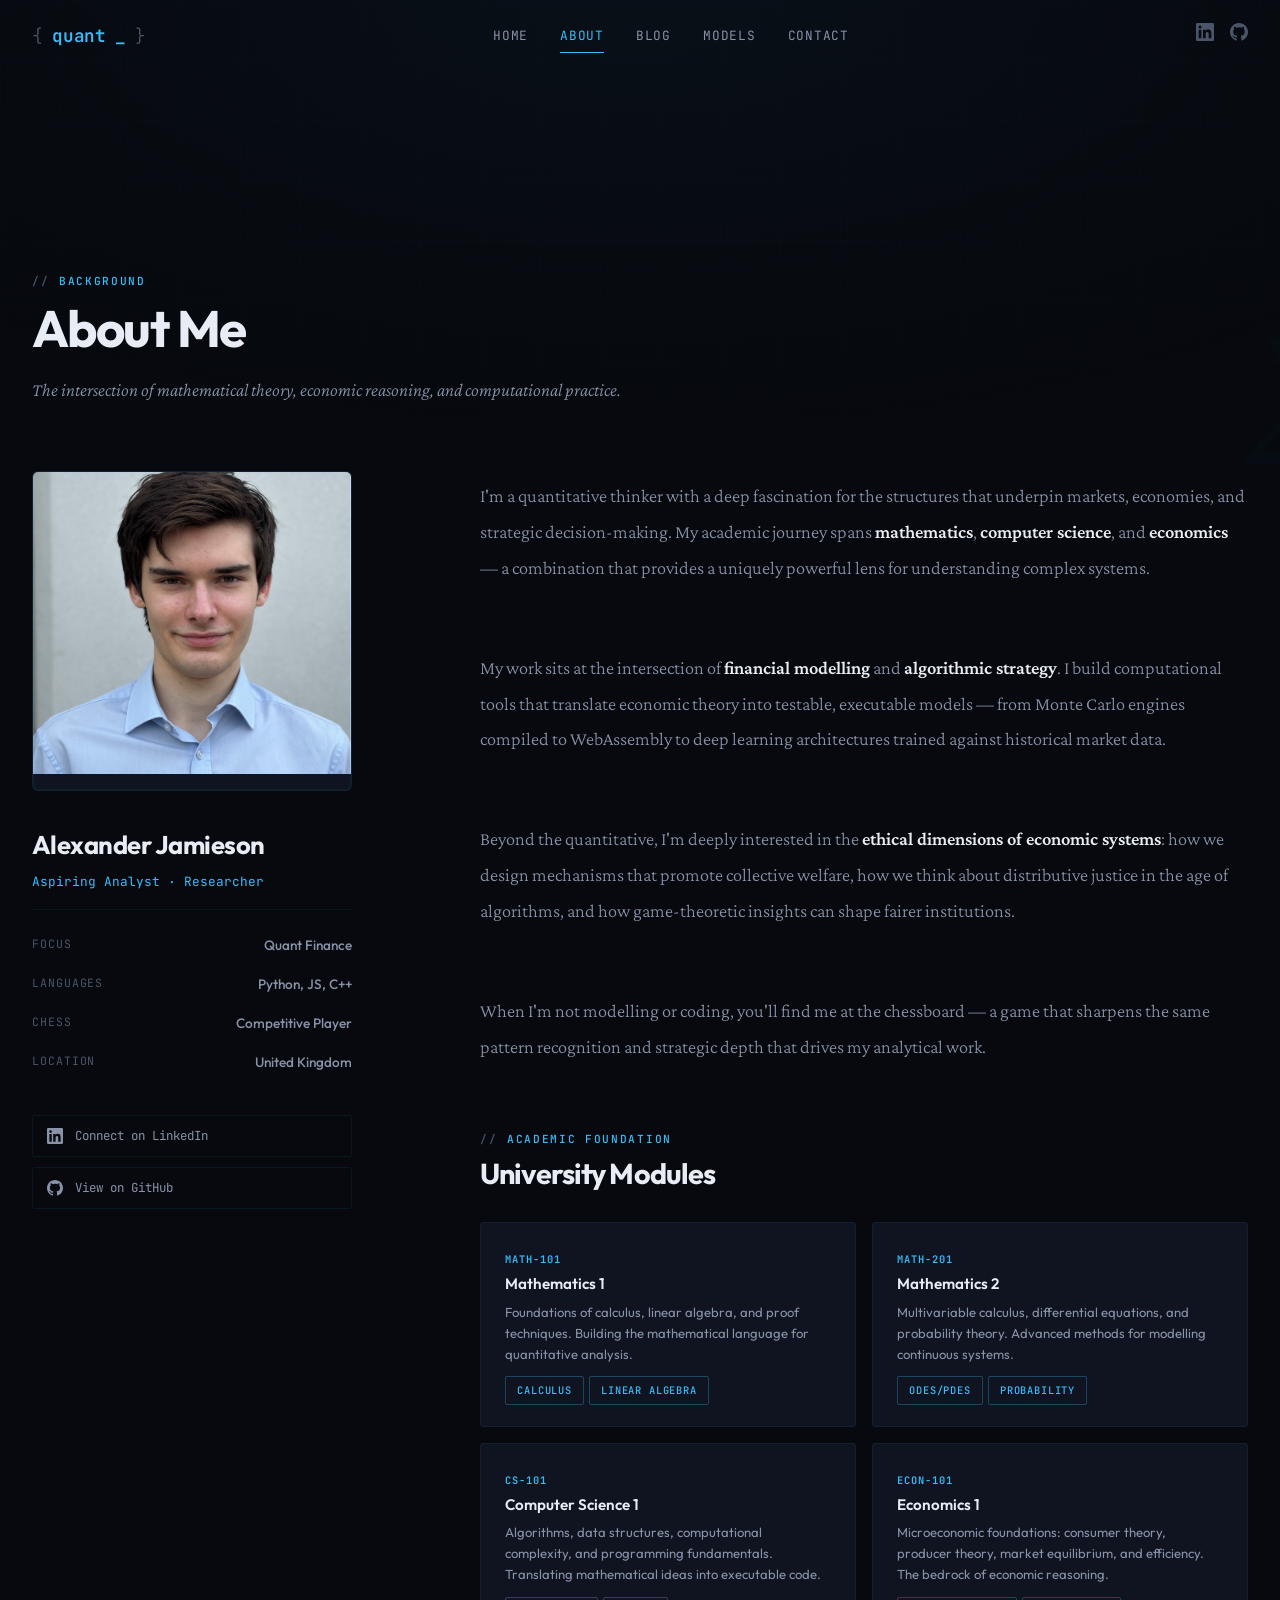
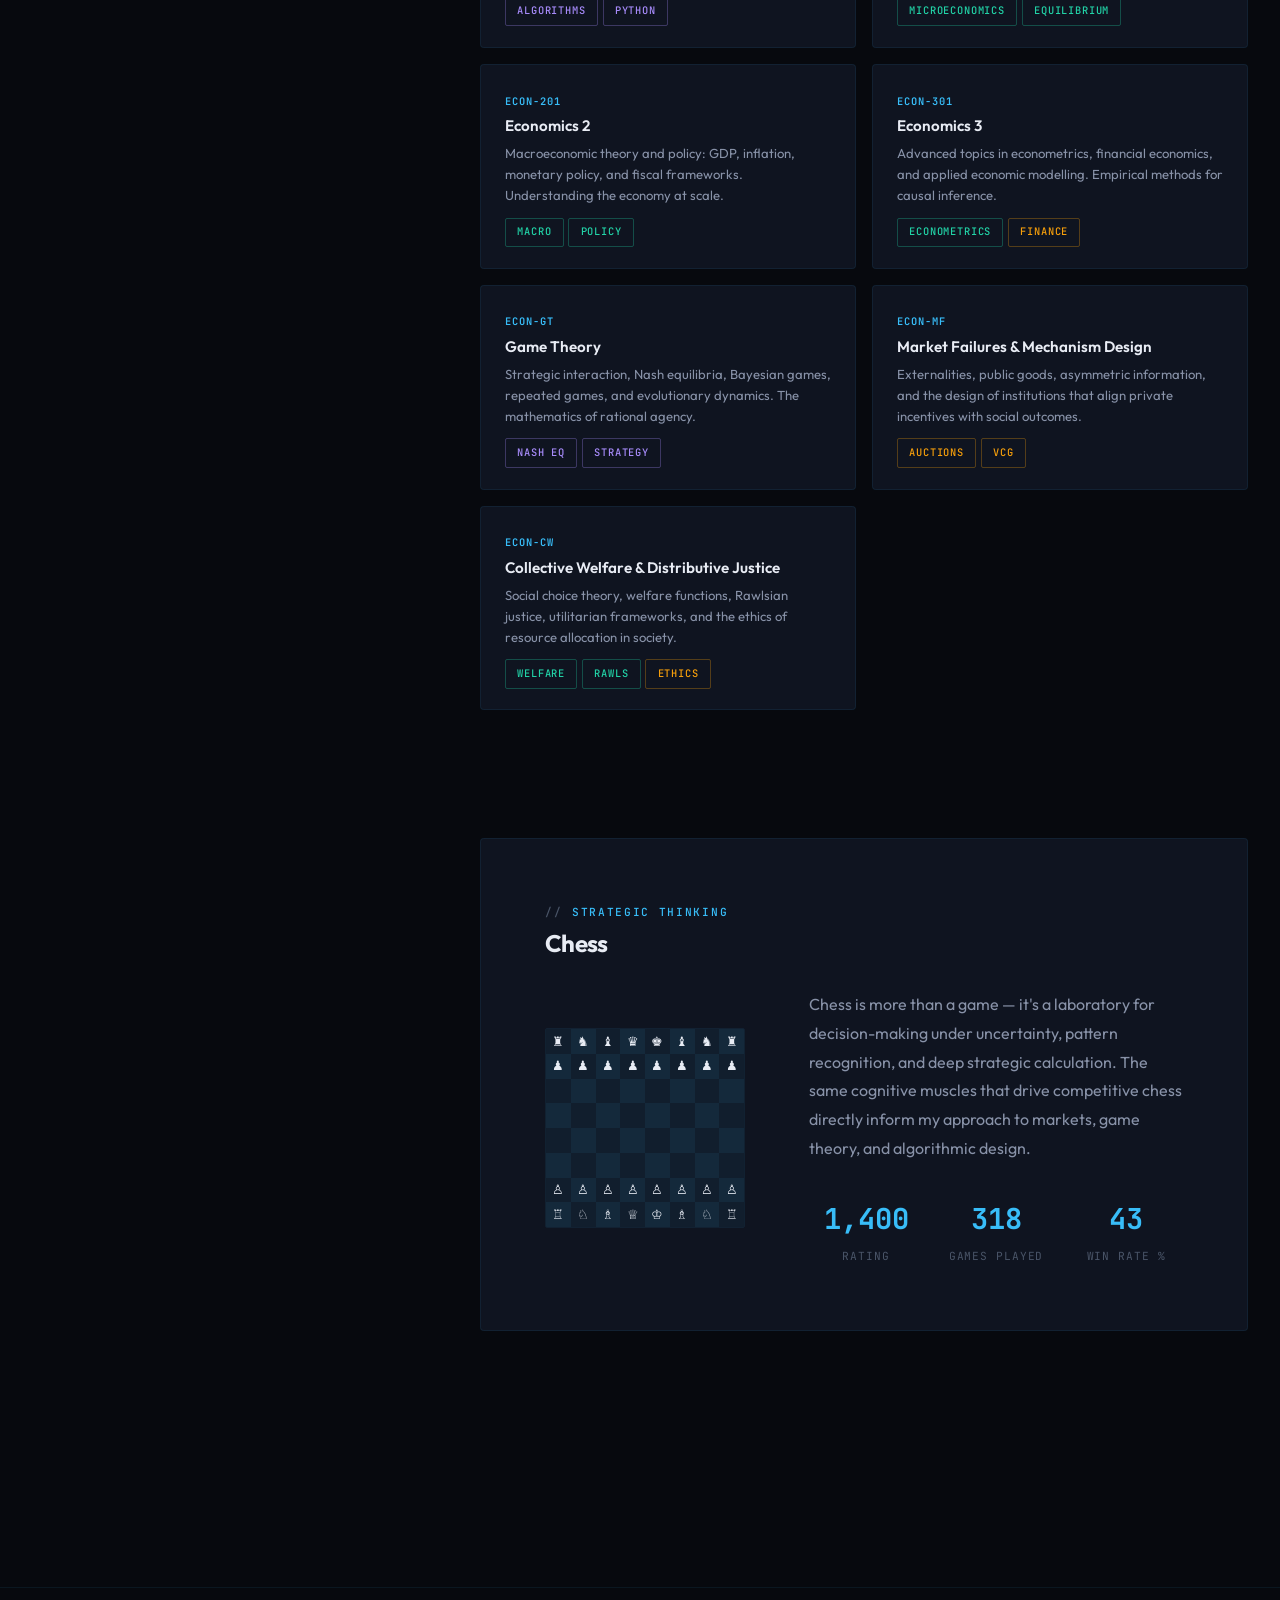
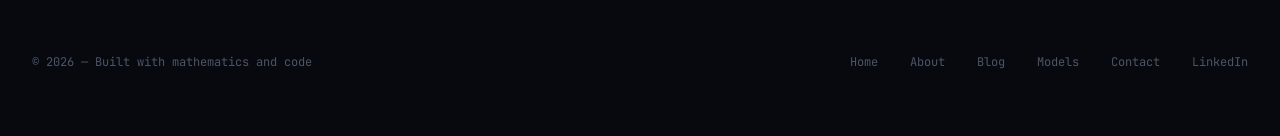
<file: about.html>
<!DOCTYPE html>
<html lang="en">
<head>
  <meta charset="UTF-8">
  <meta name="viewport" content="width=device-width, initial-scale=1.0">
  <title>About — Quantitative Portfolio</title>
  <link rel="stylesheet" href="css/main.css">
  <link rel="stylesheet" href="css/about.css">
  <link rel="icon" href="data:image/svg+xml,<svg xmlns='http://www.w3.org/2000/svg' viewBox='0 0 100 100'><text y='0.9em' font-size='90'>∫</text></svg>">
</head>
<body>

  <!-- ═══ Navigation ═══ -->
  <nav class="nav">
    <div class="nav-inner">
      <a href="index.html" class="nav-logo">
        <span class="bracket">{</span> quant<span class="blink">_</span> <span class="bracket">}</span>
      </a>
      <div class="nav-links">
        <a href="index.html" class="nav-link">Home</a>
        <a href="about.html" class="nav-link active">About</a>
        <a href="blog.html" class="nav-link">Blog</a>
        <a href="models.html" class="nav-link">Models</a>
        <a href="contact.html" class="nav-link">Contact</a>
      </div>
      <div class="nav-social">
        <a href="https://linkedin.com/in/alexander-econ-jamieson" target="_blank" rel="noopener" aria-label="LinkedIn">
          <svg width="18" height="18" viewBox="0 0 24 24" fill="currentColor"><path d="M20.447 20.452h-3.554v-5.569c0-1.328-.027-3.037-1.852-3.037-1.853 0-2.136 1.445-2.136 2.939v5.667H9.351V9h3.414v1.561h.046c.477-.9 1.637-1.85 3.37-1.85 3.601 0 4.267 2.37 4.267 5.455v6.286zM5.337 7.433a2.062 2.062 0 01-2.063-2.065 2.064 2.064 0 112.063 2.065zm1.782 13.019H3.555V9h3.564v11.452zM22.225 0H1.771C.792 0 0 .774 0 1.729v20.542C0 23.227.792 24 1.771 24h20.451C23.2 24 24 23.227 24 22.271V1.729C24 .774 23.2 0 22.222 0h.003z"/></svg>
        </a>
        <a href="https://github.com/Prepin210012" target="_blank" rel="noopener" aria-label="GitHub">
          <svg width="18" height="18" viewBox="0 0 24 24" fill="currentColor"><path d="M12 0C5.374 0 0 5.373 0 12c0 5.302 3.438 9.8 8.207 11.387.599.111.793-.261.793-.577v-2.234c-3.338.726-4.033-1.416-4.033-1.416-.546-1.387-1.333-1.756-1.333-1.756-1.089-.745.083-.729.083-.729 1.205.084 1.839 1.237 1.839 1.237 1.07 1.834 2.807 1.304 3.492.997.107-.775.418-1.305.762-1.604-2.665-.305-5.467-1.334-5.467-5.931 0-1.311.469-2.381 1.236-3.221-.124-.303-.535-1.524.117-3.176 0 0 1.008-.322 3.301 1.23A11.509 11.509 0 0112 5.803c1.02.005 2.047.138 3.006.404 2.291-1.552 3.297-1.23 3.297-1.23.653 1.653.242 2.874.118 3.176.77.84 1.235 1.911 1.235 3.221 0 4.609-2.807 5.624-5.479 5.921.43.372.823 1.102.823 2.222v3.293c0 .319.192.694.801.576C20.566 21.797 24 17.3 24 12c0-6.627-5.373-12-12-12z"/></svg>
        </a>
      </div>
      <div class="nav-hamburger">
        <span></span><span></span><span></span>
      </div>
    </div>
  </nav>

  <!-- ═══ Page Header ═══ -->
  <section class="page-header">
    <div class="container">
      <div class="reveal">
        <span class="section-label">Background</span>
        <h1 class="section-title">About Me</h1>
        <p class="section-subtitle">The intersection of mathematical theory, economic reasoning, and computational practice.</p>
      </div>
      <div class="math-watermark" style="top: 10%; right: -5%;">Σ</div>
    </div>
  </section>

  <!-- ═══ Profile + Content ═══ -->
  <section class="section" style="padding-top: 0;">
    <div class="container">
      <div class="profile-section">

        <!-- Sidebar -->
        <aside class="profile-card reveal-left">
          <div class="profile-image-wrapper">
            <div class="placeholder-icon">
              <img style="object-fit: cover; object-position: 0 100%;" src="./assets/images/pfp.jpg" alt="Profile Picture" title="Alex (aspiring finincial SWE/ Data Analyst)"/>
              <span>Alexander Jamieson</span>
            </div>
          </div>

          <h2 class="profile-name">Alexander Jamieson</h2>
          <p class="profile-role">Aspiring Analyst · Researcher</p>

          <div class="profile-meta">
            <div class="profile-meta-item">
              <span class="label">Focus</span>
              <span class="value">Quant Finance</span>
            </div>
            <div class="profile-meta-item">
              <span class="label">Languages</span>
              <span class="value">Python, JS, C++</span>
            </div>
            <div class="profile-meta-item">
              <span class="label">Chess</span>
              <span class="value">Competitive Player</span>
            </div>
            <div class="profile-meta-item">
              <span class="label">Location</span>
              <span class="value">United Kingdom</span>
            </div>
          </div>

          <div class="profile-socials">
            <a href="https://linkedin.com/in/alexander-econ-jamieson" target="_blank" rel="noopener" class="profile-social-link">
              <svg viewBox="0 0 24 24" fill="currentColor"><path d="M20.447 20.452h-3.554v-5.569c0-1.328-.027-3.037-1.852-3.037-1.853 0-2.136 1.445-2.136 2.939v5.667H9.351V9h3.414v1.561h.046c.477-.9 1.637-1.85 3.37-1.85 3.601 0 4.267 2.37 4.267 5.455v6.286zM5.337 7.433a2.062 2.062 0 01-2.063-2.065 2.064 2.064 0 112.063 2.065zm1.782 13.019H3.555V9h3.564v11.452zM22.225 0H1.771C.792 0 0 .774 0 1.729v20.542C0 23.227.792 24 1.771 24h20.451C23.2 24 24 23.227 24 22.271V1.729C24 .774 23.2 0 22.222 0h.003z"/></svg>
              Connect on LinkedIn
            </a>
            <a href="https://github.com/Prepin210012" target="_blank" rel="noopener" class="profile-social-link">
              <svg viewBox="0 0 24 24" fill="currentColor"><path d="M12 0C5.374 0 0 5.373 0 12c0 5.302 3.438 9.8 8.207 11.387.599.111.793-.261.793-.577v-2.234c-3.338.726-4.033-1.416-4.033-1.416-.546-1.387-1.333-1.756-1.333-1.756-1.089-.745.083-.729.083-.729 1.205.084 1.839 1.237 1.839 1.237 1.07 1.834 2.807 1.304 3.492.997.107-.775.418-1.305.762-1.604-2.665-.305-5.467-1.334-5.467-5.931 0-1.311.469-2.381 1.236-3.221-.124-.303-.535-1.524.117-3.176 0 0 1.008-.322 3.301 1.23A11.509 11.509 0 0112 5.803c1.02.005 2.047.138 3.006.404 2.291-1.552 3.297-1.23 3.297-1.23.653 1.653.242 2.874.118 3.176.77.84 1.235 1.911 1.235 3.221 0 4.609-2.807 5.624-5.479 5.921.43.372.823 1.102.823 2.222v3.293c0 .319.192.694.801.576C20.566 21.797 24 17.3 24 12c0-6.627-5.373-12-12-12z"/></svg>
              View on GitHub
            </a>
          </div>
        </aside>

        <!-- Main Content -->
        <div class="about-content">
          <div class="reveal">
            <p class="about-text">
              I'm a quantitative thinker with a deep fascination for the structures that underpin markets, economies, and strategic decision-making. My academic journey spans <strong>mathematics</strong>, <strong>computer science</strong>, and <strong>economics</strong> — a combination that provides a uniquely powerful lens for understanding complex systems.
            </p>
            <p class="about-text">
              My work sits at the intersection of <strong>financial modelling</strong> and <strong>algorithmic strategy</strong>. I build computational tools that translate economic theory into testable, executable models — from Monte Carlo engines compiled to WebAssembly to deep learning architectures trained against historical market data.
            </p>
            <p class="about-text">
              Beyond the quantitative, I'm deeply interested in the <strong>ethical dimensions of economic systems</strong>: how we design mechanisms that promote collective welfare, how we think about distributive justice in the age of algorithms, and how game-theoretic insights can shape fairer institutions.
            </p>
            <p class="about-text">
              When I'm not modelling or coding, you'll find me at the chessboard — a game that sharpens the same pattern recognition and strategic depth that drives my analytical work.
            </p>
          </div>

          <!-- ═══ University Modules ═══ -->
          <div class="modules-section reveal">
            <span class="section-label">Academic Foundation</span>
            <h3 class="section-title" style="font-size: 1.8rem;">University Modules</h3>

            <div class="modules-grid stagger-children">

              <div class="card module-card reveal">
                <span class="module-code">MATH-101</span>
                <h4>Mathematics 1</h4>
                <p class="module-desc">Foundations of calculus, linear algebra, and proof techniques. Building the mathematical language for quantitative analysis.</p>
                <div class="module-tags">
                  <span class="tag cyan">Calculus</span>
                  <span class="tag cyan">Linear Algebra</span>
                </div>
              </div>

              <div class="card module-card reveal">
                <span class="module-code">MATH-201</span>
                <h4>Mathematics 2</h4>
                <p class="module-desc">Multivariable calculus, differential equations, and probability theory. Advanced methods for modelling continuous systems.</p>
                <div class="module-tags">
                  <span class="tag cyan">ODEs/PDEs</span>
                  <span class="tag cyan">Probability</span>
                </div>
              </div>

              <div class="card module-card reveal">
                <span class="module-code">CS-101</span>
                <h4>Computer Science 1</h4>
                <p class="module-desc">Algorithms, data structures, computational complexity, and programming fundamentals. Translating mathematical ideas into executable code.</p>
                <div class="module-tags">
                  <span class="tag violet">Algorithms</span>
                  <span class="tag violet">Python</span>
                </div>
              </div>

              <div class="card module-card reveal">
                <span class="module-code">ECON-101</span>
                <h4>Economics 1</h4>
                <p class="module-desc">Microeconomic foundations: consumer theory, producer theory, market equilibrium, and efficiency. The bedrock of economic reasoning.</p>
                <div class="module-tags">
                  <span class="tag green">Microeconomics</span>
                  <span class="tag green">Equilibrium</span>
                </div>
              </div>

              <div class="card module-card reveal">
                <span class="module-code">ECON-201</span>
                <h4>Economics 2</h4>
                <p class="module-desc">Macroeconomic theory and policy: GDP, inflation, monetary policy, and fiscal frameworks. Understanding the economy at scale.</p>
                <div class="module-tags">
                  <span class="tag green">Macro</span>
                  <span class="tag green">Policy</span>
                </div>
              </div>

              <div class="card module-card reveal">
                <span class="module-code">ECON-301</span>
                <h4>Economics 3</h4>
                <p class="module-desc">Advanced topics in econometrics, financial economics, and applied economic modelling. Empirical methods for causal inference.</p>
                <div class="module-tags">
                  <span class="tag green">Econometrics</span>
                  <span class="tag amber">Finance</span>
                </div>
              </div>

              <div class="card module-card reveal">
                <span class="module-code">ECON-GT</span>
                <h4>Game Theory</h4>
                <p class="module-desc">Strategic interaction, Nash equilibria, Bayesian games, repeated games, and evolutionary dynamics. The mathematics of rational agency.</p>
                <div class="module-tags">
                  <span class="tag violet">Nash EQ</span>
                  <span class="tag violet">Strategy</span>
                </div>
              </div>

              <div class="card module-card reveal">
                <span class="module-code">ECON-MF</span>
                <h4>Market Failures &amp; Mechanism Design</h4>
                <p class="module-desc">Externalities, public goods, asymmetric information, and the design of institutions that align private incentives with social outcomes.</p>
                <div class="module-tags">
                  <span class="tag amber">Auctions</span>
                  <span class="tag amber">VCG</span>
                </div>
              </div>

              <div class="card module-card reveal">
                <span class="module-code">ECON-CW</span>
                <h4>Collective Welfare &amp; Distributive Justice</h4>
                <p class="module-desc">Social choice theory, welfare functions, Rawlsian justice, utilitarian frameworks, and the ethics of resource allocation in society.</p>
                <div class="module-tags">
                  <span class="tag green">Welfare</span>
                  <span class="tag green">Rawls</span>
                  <span class="tag amber">Ethics</span>
                </div>
              </div>

            </div>
          </div>

          <!-- ═══ Chess ═══ -->
          <div class="chess-section reveal">
            <span class="section-label">Strategic Thinking</span>
            <h3 class="section-title" style="font-size: 1.5rem;">Chess</h3>
            <div class="chess-grid">
              <div class="chess-board-mini" id="chess-board">
                <!-- Generated by JS -->
              </div>
              <div>
                <p style="color: var(--text-secondary); line-height: 1.8; margin-bottom: var(--space-lg);">
                  Chess is more than a game — it's a laboratory for decision-making under uncertainty, pattern recognition, and deep strategic calculation. The same cognitive muscles that drive competitive chess directly inform my approach to markets, game theory, and algorithmic design.
                </p>
                <div class="chess-stats">
                  <div class="chess-stat">
                    <div class="chess-stat-value" data-target="2200">—</div>
                    <div class="chess-stat-label">Rating</div>
                  </div>
                  <div class="chess-stat">
                    <div class="chess-stat-value" data-target="500">—</div>
                    <div class="chess-stat-label">Games Played</div>
                  </div>
                  <div class="chess-stat">
                    <div class="chess-stat-value" data-target="68">—</div>
                    <div class="chess-stat-label">Win Rate %</div>
                  </div>
                </div>
              </div>
            </div>
          </div>

        </div>
      </div>
    </div>
  </section>

  <!-- ═══ Footer ═══ -->
  <footer class="footer">
    <div class="container">
      <div class="footer-inner">
        <span class="footer-text">© 2026 — Built with mathematics and code</span>
        <div class="footer-links">
          <a href="index.html">Home</a>
          <a href="about.html">About</a>
          <a href="blog.html">Blog</a>
          <a href="models.html">Models</a>
          <a href="contact.html">Contact</a>
          <a href="https://linkedin.com/in/alexander-econ-jamieson" target="_blank" rel="noopener">LinkedIn</a>
        </div>
      </div>
    </div>
  </footer>

  <script src="js/main.js"></script>
  <script>
    // Chess board generation
    document.addEventListener('DOMContentLoaded', () => {
      const board = document.getElementById('chess-board');
      if (!board) return;

      const pieces = {
        '0,0': '♜', '1,0': '♞', '2,0': '♝', '3,0': '♛', '4,0': '♚', '5,0': '♝', '6,0': '♞', '7,0': '♜',
        '0,1': '♟', '1,1': '♟', '2,1': '♟', '3,1': '♟', '4,1': '♟', '5,1': '♟', '6,1': '♟', '7,1': '♟',
        '0,6': '♙', '1,6': '♙', '2,6': '♙', '3,6': '♙', '4,6': '♙', '5,6': '♙', '6,6': '♙', '7,6': '♙',
        '0,7': '♖', '1,7': '♘', '2,7': '♗', '3,7': '♕', '4,7': '♔', '5,7': '♗', '6,7': '♘', '7,7': '♖'
      };

      for (let row = 0; row < 8; row++) {
        for (let col = 0; col < 8; col++) {
          const sq = document.createElement('div');
          sq.className = `sq ${(row + col) % 2 === 0 ? 'light' : 'dark'}`;
          sq.textContent = pieces[`${col},${row}`] || '';
          board.appendChild(sq);
        }
      }

      // Animate chess stats
      const observer = new IntersectionObserver((entries) => {
        entries.forEach(entry => {
          if (entry.isIntersecting) {
            entry.target.querySelectorAll('.chess-stat-value').forEach(el => {
              const target = parseInt(el.dataset.target);
              if (target) window.PortfolioUtils.animateCounter(el, target, 1500);
            });
            observer.unobserve(entry.target);
          }
        });
      }, { threshold: 0.5 });

      const chessSection = document.querySelector('.chess-section');
      if (chessSection) observer.observe(chessSection);
    });
  </script>
</body>
</html>
</file>
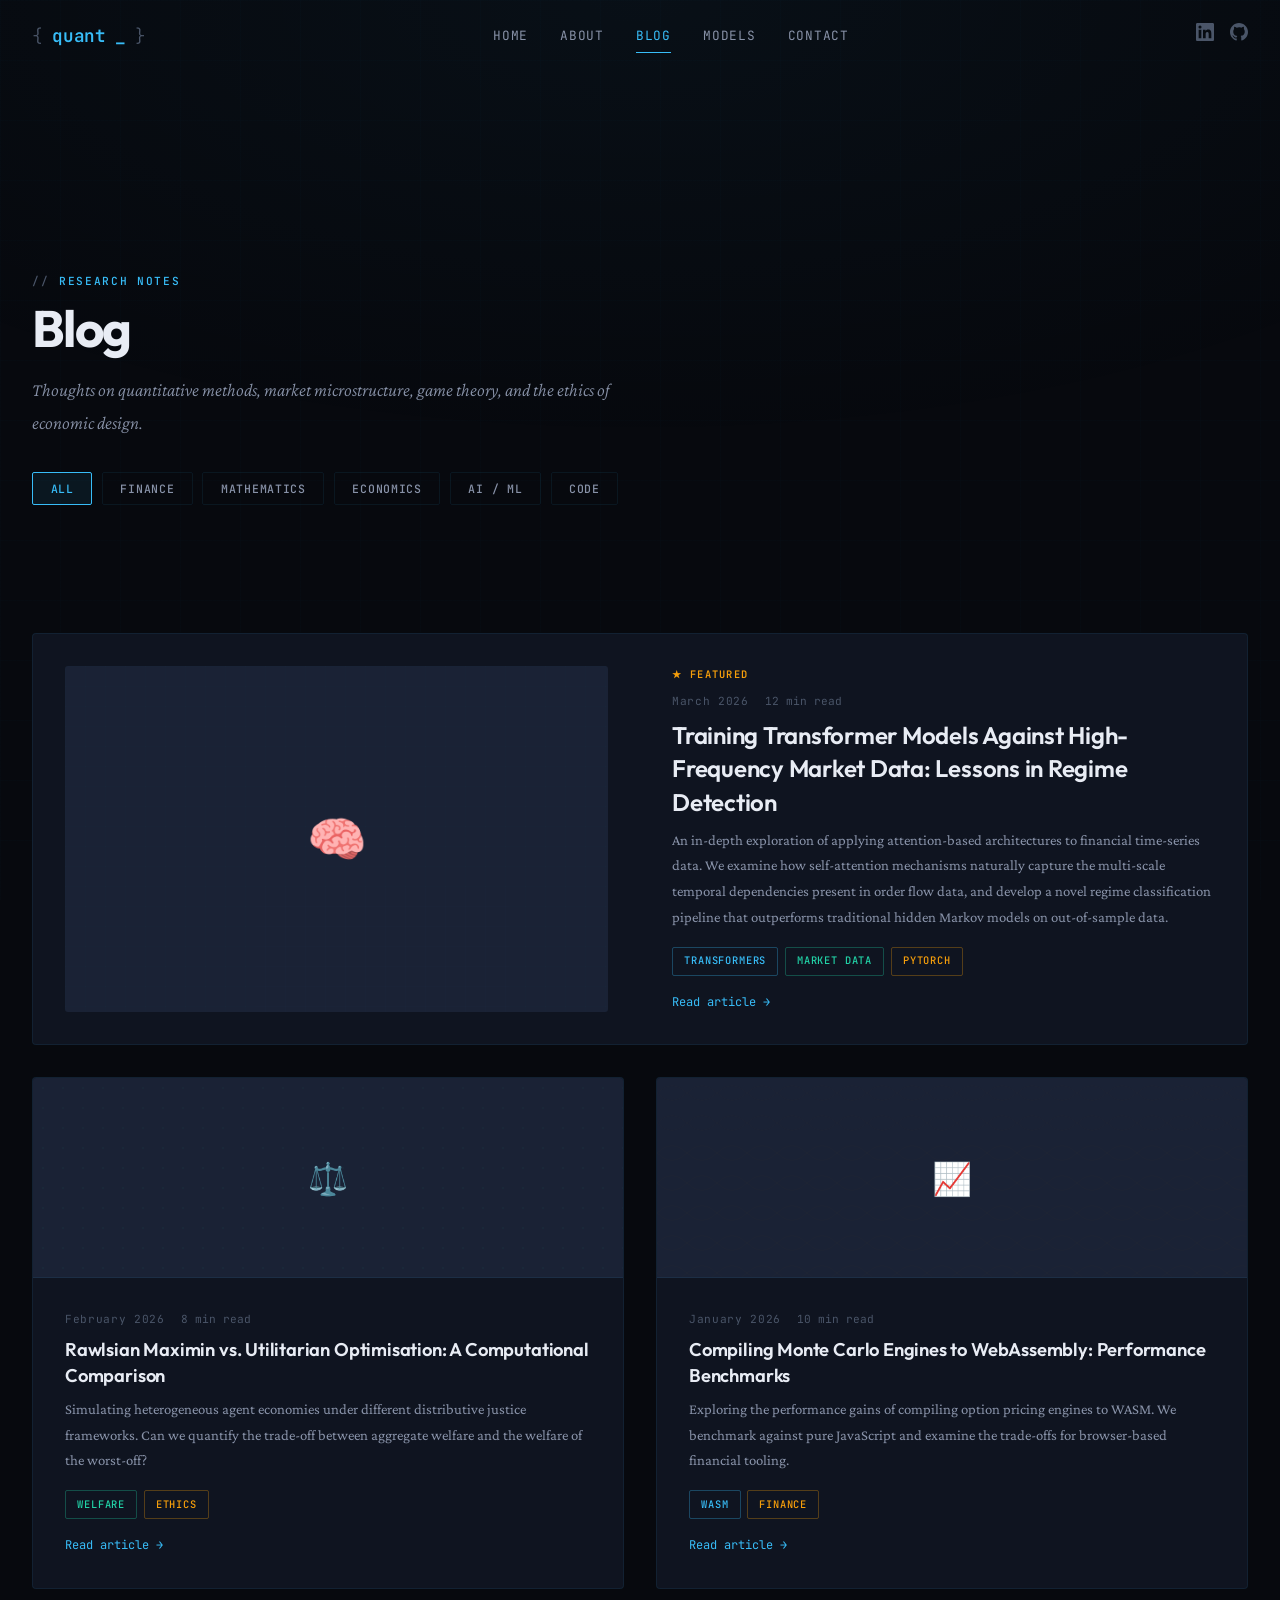
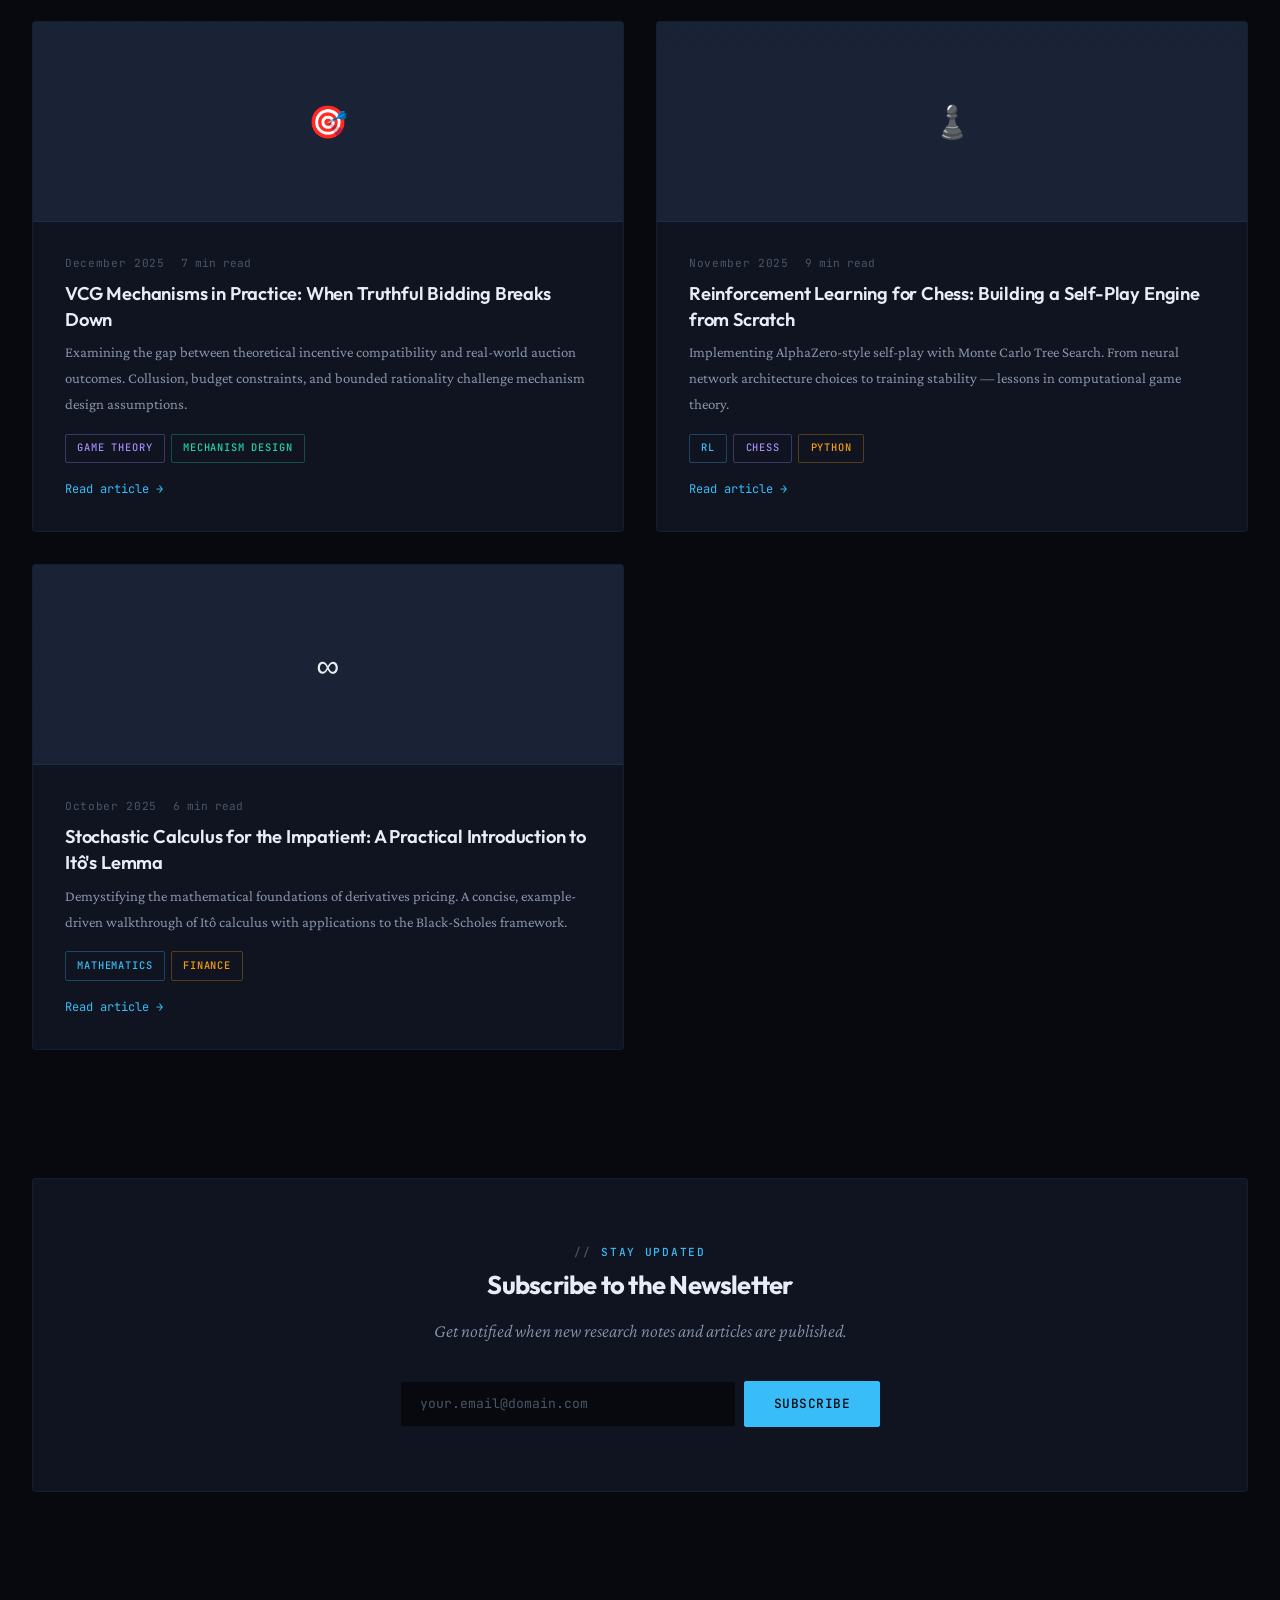
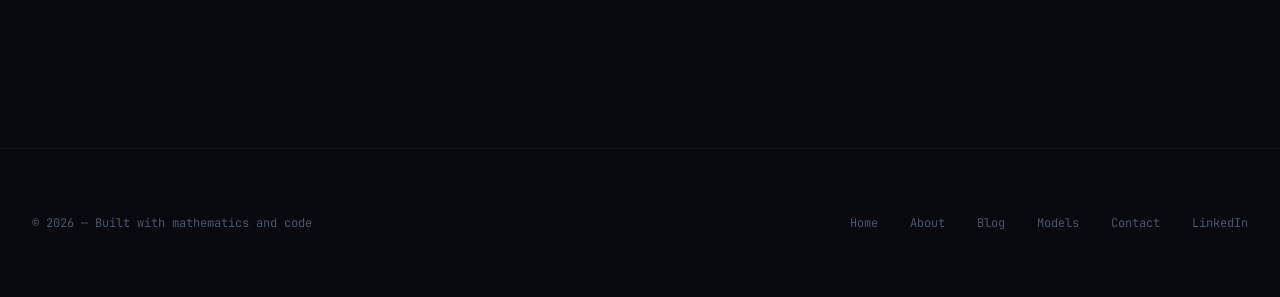
<file: blog.html>
<!DOCTYPE html>
<html lang="en">
<head>
  <meta charset="UTF-8">
  <meta name="viewport" content="width=device-width, initial-scale=1.0">
  <title>Blog — Quantitative Portfolio</title>
  <link rel="stylesheet" href="css/main.css">
  <link rel="stylesheet" href="css/blog.css">
  <link rel="icon" href="data:image/svg+xml,<svg xmlns='http://www.w3.org/2000/svg' viewBox='0 0 100 100'><text y='0.9em' font-size='90'>∫</text></svg>">
</head>
<body>

  <!-- ═══ Navigation ═══ -->
  <nav class="nav">
    <div class="nav-inner">
      <a href="index.html" class="nav-logo">
        <span class="bracket">{</span> quant<span class="blink">_</span> <span class="bracket">}</span>
      </a>
      <div class="nav-links">
        <a href="index.html" class="nav-link">Home</a>
        <a href="about.html" class="nav-link">About</a>
        <a href="blog.html" class="nav-link active">Blog</a>
        <a href="models.html" class="nav-link">Models</a>
        <a href="contact.html" class="nav-link">Contact</a>
      </div>
      <div class="nav-social">
        <a href="https://linkedin.com/in/alexander-econ-jamieson" target="_blank" rel="noopener" aria-label="LinkedIn">
          <svg width="18" height="18" viewBox="0 0 24 24" fill="currentColor"><path d="M20.447 20.452h-3.554v-5.569c0-1.328-.027-3.037-1.852-3.037-1.853 0-2.136 1.445-2.136 2.939v5.667H9.351V9h3.414v1.561h.046c.477-.9 1.637-1.85 3.37-1.85 3.601 0 4.267 2.37 4.267 5.455v6.286zM5.337 7.433a2.062 2.062 0 01-2.063-2.065 2.064 2.064 0 112.063 2.065zm1.782 13.019H3.555V9h3.564v11.452zM22.225 0H1.771C.792 0 0 .774 0 1.729v20.542C0 23.227.792 24 1.771 24h20.451C23.2 24 24 23.227 24 22.271V1.729C24 .774 23.2 0 22.222 0h.003z"/></svg>
        </a>
        <a href="https://github.com/Prepin210012" target="_blank" rel="noopener" aria-label="GitHub">
          <svg width="18" height="18" viewBox="0 0 24 24" fill="currentColor"><path d="M12 0C5.374 0 0 5.373 0 12c0 5.302 3.438 9.8 8.207 11.387.599.111.793-.261.793-.577v-2.234c-3.338.726-4.033-1.416-4.033-1.416-.546-1.387-1.333-1.756-1.333-1.756-1.089-.745.083-.729.083-.729 1.205.084 1.839 1.237 1.839 1.237 1.07 1.834 2.807 1.304 3.492.997.107-.775.418-1.305.762-1.604-2.665-.305-5.467-1.334-5.467-5.931 0-1.311.469-2.381 1.236-3.221-.124-.303-.535-1.524.117-3.176 0 0 1.008-.322 3.301 1.23A11.509 11.509 0 0112 5.803c1.02.005 2.047.138 3.006.404 2.291-1.552 3.297-1.23 3.297-1.23.653 1.653.242 2.874.118 3.176.77.84 1.235 1.911 1.235 3.221 0 4.609-2.807 5.624-5.479 5.921.43.372.823 1.102.823 2.222v3.293c0 .319.192.694.801.576C20.566 21.797 24 17.3 24 12c0-6.627-5.373-12-12-12z"/></svg>
        </a>
      </div>
      <div class="nav-hamburger">
        <span></span><span></span><span></span>
      </div>
    </div>
  </nav>

  <!-- ═══ Blog Header ═══ -->
  <section class="blog-header">
    <div class="container">
      <div class="reveal">
        <span class="section-label">Research Notes</span>
        <h1 class="section-title">Blog</h1>
        <p class="section-subtitle">Thoughts on quantitative methods, market microstructure, game theory, and the ethics of economic design.</p>
      </div>
      <div class="blog-filters reveal">
        <button class="filter-btn active" data-filter="all">All</button>
        <button class="filter-btn" data-filter="finance">Finance</button>
        <button class="filter-btn" data-filter="math">Mathematics</button>
        <button class="filter-btn" data-filter="economics">Economics</button>
        <button class="filter-btn" data-filter="ai">AI / ML</button>
        <button class="filter-btn" data-filter="code">Code</button>
      </div>
    </div>
  </section>

  <!-- ═══ Blog Grid ═══ -->
  <section class="section" style="padding-top: 0;">
    <div class="container">
      <div class="blog-grid stagger-children">

        <!-- Featured Post -->
        <div class="blog-card blog-featured reveal" data-category="ai finance">
          <div class="card">
            <div class="blog-card-image">
              <div class="pattern">
                <svg width="100%" height="100%"><defs><pattern id="grid-f" width="20" height="20" patternUnits="userSpaceOnUse"><path d="M 20 0 L 0 0 0 20" fill="none" stroke="rgba(56,189,248,0.3)" stroke-width="0.5"/></pattern></defs><rect fill="url(#grid-f)" width="100%" height="100%"/></svg>
              </div>
              <span class="icon" style="font-size: 3rem; color: var(--accent-cyan);">🧠</span>
            </div>
            <div>
              <span class="featured-badge">Featured</span>
              <div class="blog-meta">
                <span class="blog-date">March 2026</span>
                <span class="blog-read-time">12 min read</span>
              </div>
              <h3>Training Transformer Models Against High-Frequency Market Data: Lessons in Regime Detection</h3>
              <p class="blog-excerpt">
                An in-depth exploration of applying attention-based architectures to financial time-series data. We examine how self-attention mechanisms naturally capture the multi-scale temporal dependencies present in order flow data, and develop a novel regime classification pipeline that outperforms traditional hidden Markov models on out-of-sample data.
              </p>
              <div class="blog-tags">
                <span class="tag cyan">Transformers</span>
                <span class="tag green">Market Data</span>
                <span class="tag amber">PyTorch</span>
              </div>
              <span class="read-more">Read article →</span>
            </div>
          </div>
        </div>

        <!-- Post 2 -->
        <div class="blog-card reveal" data-category="economics">
          <div class="card">
            <div class="blog-card-image">
              <div class="pattern">
                <svg width="100%" height="100%"><defs><pattern id="grid-1" width="20" height="20" patternUnits="userSpaceOnUse"><circle cx="10" cy="10" r="1" fill="rgba(34,211,167,0.3)"/></pattern></defs><rect fill="url(#grid-1)" width="100%" height="100%"/></svg>
              </div>
              <span class="icon">⚖️</span>
            </div>
            <div class="blog-meta">
              <span class="blog-date">February 2026</span>
              <span class="blog-read-time">8 min read</span>
            </div>
            <h3>Rawlsian Maximin vs. Utilitarian Optimisation: A Computational Comparison</h3>
            <p class="blog-excerpt">
              Simulating heterogeneous agent economies under different distributive justice frameworks. Can we quantify the trade-off between aggregate welfare and the welfare of the worst-off?
            </p>
            <div class="blog-tags">
              <span class="tag green">Welfare</span>
              <span class="tag amber">Ethics</span>
            </div>
            <span class="read-more">Read article →</span>
          </div>
        </div>

        <!-- Post 3 -->
        <div class="blog-card reveal" data-category="finance math">
          <div class="card">
            <div class="blog-card-image">
              <div class="pattern">
                <svg width="100%" height="100%"><defs><pattern id="grid-2" width="30" height="30" patternUnits="userSpaceOnUse"><path d="M 0 15 Q 15 0 30 15 Q 15 30 0 15" fill="none" stroke="rgba(245,158,11,0.2)" stroke-width="0.5"/></pattern></defs><rect fill="url(#grid-2)" width="100%" height="100%"/></svg>
              </div>
              <span class="icon">📈</span>
            </div>
            <div class="blog-meta">
              <span class="blog-date">January 2026</span>
              <span class="blog-read-time">10 min read</span>
            </div>
            <h3>Compiling Monte Carlo Engines to WebAssembly: Performance Benchmarks</h3>
            <p class="blog-excerpt">
              Exploring the performance gains of compiling option pricing engines to WASM. We benchmark against pure JavaScript and examine the trade-offs for browser-based financial tooling.
            </p>
            <div class="blog-tags">
              <span class="tag cyan">WASM</span>
              <span class="tag amber">Finance</span>
            </div>
            <span class="read-more">Read article →</span>
          </div>
        </div>

        <!-- Post 4 -->
        <div class="blog-card reveal" data-category="economics">
          <div class="card">
            <div class="blog-card-image">
              <div class="pattern">
                <svg width="100%" height="100%"><defs><pattern id="grid-3" width="24" height="24" patternUnits="userSpaceOnUse"><path d="M 12 0 L 24 12 L 12 24 L 0 12 Z" fill="none" stroke="rgba(167,139,250,0.2)" stroke-width="0.5"/></pattern></defs><rect fill="url(#grid-3)" width="100%" height="100%"/></svg>
              </div>
              <span class="icon">🎯</span>
            </div>
            <div class="blog-meta">
              <span class="blog-date">December 2025</span>
              <span class="blog-read-time">7 min read</span>
            </div>
            <h3>VCG Mechanisms in Practice: When Truthful Bidding Breaks Down</h3>
            <p class="blog-excerpt">
              Examining the gap between theoretical incentive compatibility and real-world auction outcomes. Collusion, budget constraints, and bounded rationality challenge mechanism design assumptions.
            </p>
            <div class="blog-tags">
              <span class="tag violet">Game Theory</span>
              <span class="tag green">Mechanism Design</span>
            </div>
            <span class="read-more">Read article →</span>
          </div>
        </div>

        <!-- Post 5 -->
        <div class="blog-card reveal" data-category="ai code">
          <div class="card">
            <div class="blog-card-image">
              <div class="pattern">
                <svg width="100%" height="100%"><defs><pattern id="grid-4" width="16" height="16" patternUnits="userSpaceOnUse"><rect width="8" height="8" fill="rgba(56,189,248,0.05)"/><rect x="8" y="8" width="8" height="8" fill="rgba(56,189,248,0.05)"/></pattern></defs><rect fill="url(#grid-4)" width="100%" height="100%"/></svg>
              </div>
              <span class="icon">♟️</span>
            </div>
            <div class="blog-meta">
              <span class="blog-date">November 2025</span>
              <span class="blog-read-time">9 min read</span>
            </div>
            <h3>Reinforcement Learning for Chess: Building a Self-Play Engine from Scratch</h3>
            <p class="blog-excerpt">
              Implementing AlphaZero-style self-play with Monte Carlo Tree Search. From neural network architecture choices to training stability — lessons in computational game theory.
            </p>
            <div class="blog-tags">
              <span class="tag cyan">RL</span>
              <span class="tag violet">Chess</span>
              <span class="tag amber">Python</span>
            </div>
            <span class="read-more">Read article →</span>
          </div>
        </div>

        <!-- Post 6 -->
        <div class="blog-card reveal" data-category="math finance">
          <div class="card">
            <div class="blog-card-image">
              <div class="pattern">
                <svg width="100%" height="100%"><defs><pattern id="grid-5" width="40" height="40" patternUnits="userSpaceOnUse"><circle cx="20" cy="20" r="18" fill="none" stroke="rgba(34,211,167,0.15)" stroke-width="0.5"/></pattern></defs><rect fill="url(#grid-5)" width="100%" height="100%"/></svg>
              </div>
              <span class="icon">∞</span>
            </div>
            <div class="blog-meta">
              <span class="blog-date">October 2025</span>
              <span class="blog-read-time">6 min read</span>
            </div>
            <h3>Stochastic Calculus for the Impatient: A Practical Introduction to Itô's Lemma</h3>
            <p class="blog-excerpt">
              Demystifying the mathematical foundations of derivatives pricing. A concise, example-driven walkthrough of Itô calculus with applications to the Black-Scholes framework.
            </p>
            <div class="blog-tags">
              <span class="tag cyan">Mathematics</span>
              <span class="tag amber">Finance</span>
            </div>
            <span class="read-more">Read article →</span>
          </div>
        </div>

      </div>

      <!-- ═══ Newsletter ═══ -->
      <div class="newsletter-section reveal">
        <span class="section-label">Stay Updated</span>
        <h3 class="section-title" style="font-size: 1.6rem;">Subscribe to the Newsletter</h3>
        <p class="section-subtitle">Get notified when new research notes and articles are published.</p>
        <div class="newsletter-form">
          <input type="email" placeholder="your.email@domain.com" aria-label="Email address">
          <button class="btn btn-primary">Subscribe</button>
        </div>
      </div>
    </div>
  </section>

  <!-- ═══ Footer ═══ -->
  <footer class="footer">
    <div class="container">
      <div class="footer-inner">
        <span class="footer-text">© 2026 — Built with mathematics and code</span>
        <div class="footer-links">
          <a href="index.html">Home</a>
          <a href="about.html">About</a>
          <a href="blog.html">Blog</a>
          <a href="models.html">Models</a>
          <a href="contact.html">Contact</a>
          <a href="https://linkedin.com/in/alexander-econ-jamieson" target="_blank" rel="noopener">LinkedIn</a>
        </div>
      </div>
    </div>
  </footer>

  <script src="js/main.js"></script>
  <script>
    // Blog filter functionality
    document.addEventListener('DOMContentLoaded', () => {
      const filterBtns = document.querySelectorAll('.filter-btn');
      const blogCards = document.querySelectorAll('.blog-card');

      filterBtns.forEach(btn => {
        btn.addEventListener('click', () => {
          const filter = btn.dataset.filter;

          // Update active button
          filterBtns.forEach(b => b.classList.remove('active'));
          btn.classList.add('active');

          // Filter cards
          blogCards.forEach(card => {
            const categories = card.dataset.category || '';
            if (filter === 'all' || categories.includes(filter)) {
              card.style.display = '';
              card.style.opacity = '0';
              card.style.transform = 'translateY(15px)';
              requestAnimationFrame(() => {
                card.style.transition = 'opacity 0.4s ease, transform 0.4s ease';
                card.style.opacity = '1';
                card.style.transform = 'translateY(0)';
              });
            } else {
              card.style.opacity = '0';
              card.style.transform = 'translateY(15px)';
              setTimeout(() => { card.style.display = 'none'; }, 300);
            }
          });
        });
      });
    });
  </script>
</body>
</html>
</file>
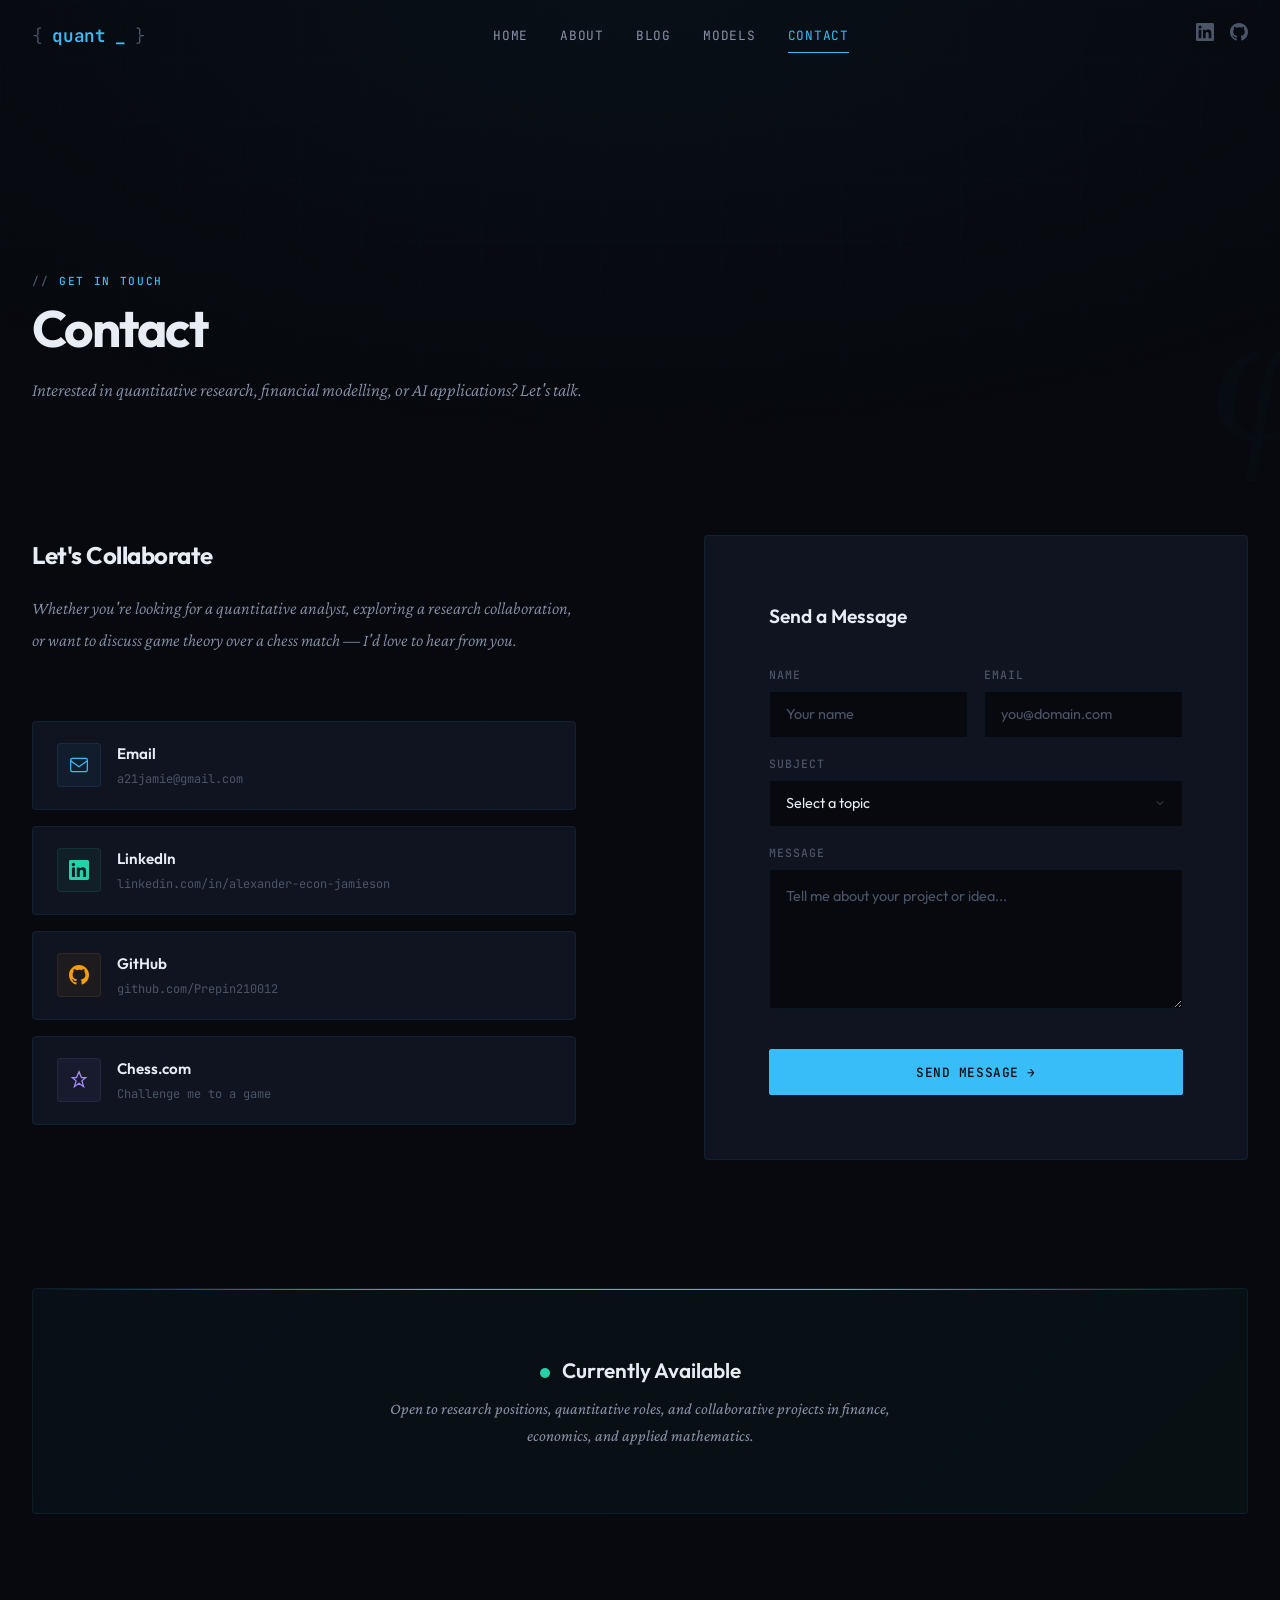
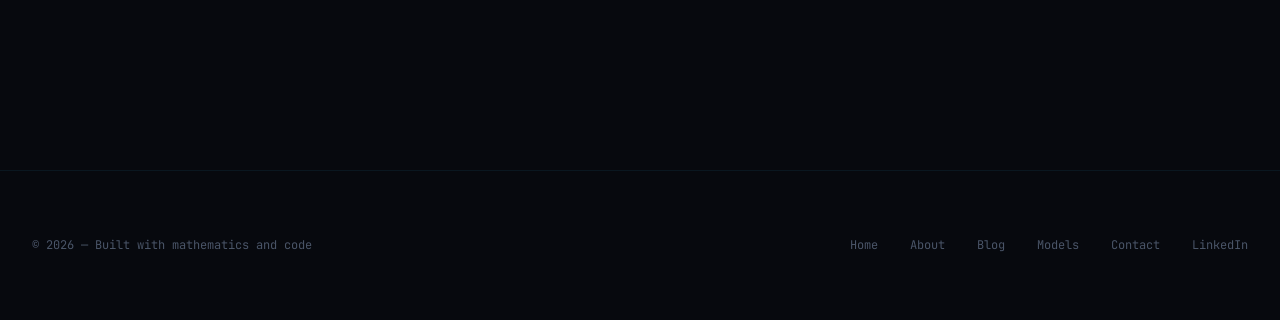
<file: contact.html>
<!DOCTYPE html>
<html lang="en">
<head>
  <meta charset="UTF-8">
  <meta name="viewport" content="width=device-width, initial-scale=1.0">
  <title>Contact — Quantitative Portfolio</title>
  <link rel="stylesheet" href="css/main.css">
  <link rel="stylesheet" href="css/contact.css">
  <link rel="icon" href="data:image/svg+xml,<svg xmlns='http://www.w3.org/2000/svg' viewBox='0 0 100 100'><text y='0.9em' font-size='90'>∫</text></svg>">
</head>
<body>

  <!-- ═══ Navigation ═══ -->
  <nav class="nav">
    <div class="nav-inner">
      <a href="index.html" class="nav-logo">
        <span class="bracket">{</span> quant<span class="blink">_</span> <span class="bracket">}</span>
      </a>
      <div class="nav-links">
        <a href="index.html" class="nav-link">Home</a>
        <a href="about.html" class="nav-link">About</a>
        <a href="blog.html" class="nav-link">Blog</a>
        <a href="models.html" class="nav-link">Models</a>
        <a href="contact.html" class="nav-link active">Contact</a>
      </div>
      <div class="nav-social">
        <a href="https://linkedin.com/in/alexander-econ-jamieson" target="_blank" rel="noopener" aria-label="LinkedIn">
          <svg width="18" height="18" viewBox="0 0 24 24" fill="currentColor"><path d="M20.447 20.452h-3.554v-5.569c0-1.328-.027-3.037-1.852-3.037-1.853 0-2.136 1.445-2.136 2.939v5.667H9.351V9h3.414v1.561h.046c.477-.9 1.637-1.85 3.37-1.85 3.601 0 4.267 2.37 4.267 5.455v6.286zM5.337 7.433a2.062 2.062 0 01-2.063-2.065 2.064 2.064 0 112.063 2.065zm1.782 13.019H3.555V9h3.564v11.452zM22.225 0H1.771C.792 0 0 .774 0 1.729v20.542C0 23.227.792 24 1.771 24h20.451C23.2 24 24 23.227 24 22.271V1.729C24 .774 23.2 0 22.222 0h.003z"/></svg>
        </a>
        <a href="https://github.com/Prepin210012" target="_blank" rel="noopener" aria-label="GitHub">
          <svg width="18" height="18" viewBox="0 0 24 24" fill="currentColor"><path d="M12 0C5.374 0 0 5.373 0 12c0 5.302 3.438 9.8 8.207 11.387.599.111.793-.261.793-.577v-2.234c-3.338.726-4.033-1.416-4.033-1.416-.546-1.387-1.333-1.756-1.333-1.756-1.089-.745.083-.729.083-.729 1.205.084 1.839 1.237 1.839 1.237 1.07 1.834 2.807 1.304 3.492.997.107-.775.418-1.305.762-1.604-2.665-.305-5.467-1.334-5.467-5.931 0-1.311.469-2.381 1.236-3.221-.124-.303-.535-1.524.117-3.176 0 0 1.008-.322 3.301 1.23A11.509 11.509 0 0112 5.803c1.02.005 2.047.138 3.006.404 2.291-1.552 3.297-1.23 3.297-1.23.653 1.653.242 2.874.118 3.176.77.84 1.235 1.911 1.235 3.221 0 4.609-2.807 5.624-5.479 5.921.43.372.823 1.102.823 2.222v3.293c0 .319.192.694.801.576C20.566 21.797 24 17.3 24 12c0-6.627-5.373-12-12-12z"/></svg>
        </a>
      </div>
      <div class="nav-hamburger">
        <span></span><span></span><span></span>
      </div>
    </div>
  </nav>

  <!-- ═══ Page Header ═══ -->
  <section class="contact-header">
    <div class="container">
      <div class="reveal">
        <span class="section-label">Get in Touch</span>
        <h1 class="section-title">Contact</h1>
        <p class="section-subtitle">Interested in quantitative research, financial modelling, or AI applications? Let's talk.</p>
      </div>
      <div class="math-watermark" style="top: 5%; right: -3%;">φ</div>
    </div>
  </section>

  <!-- ═══ Contact Content ═══ -->
  <section class="section" style="padding-top: 0;">
    <div class="container">
      <div class="contact-grid">

        <!-- Left: Info + Channels -->
        <div class="contact-info reveal-left">
          <h3>Let's Collaborate</h3>
          <p class="intro-text">
            Whether you're looking for a quantitative analyst, exploring a research collaboration, or want to discuss game theory over a chess match — I'd love to hear from you.
          </p>

          <div class="contact-channels">
            <a href="mailto:a21jamie@gmail.com" class="card contact-channel">
              <div class="channel-icon">
                <svg viewBox="0 0 24 24" fill="none" stroke="currentColor" stroke-width="1.5"><rect x="2" y="4" width="20" height="16" rx="2"/><path d="m2 7 10 7 10-7"/></svg>
              </div>
              <div class="channel-details">
                <h4>Email</h4>
                <p>a21jamie@gmail.com</p>
              </div>
            </a>

            <a href="https://linkedin.com/in/alexander-econ-jamieson" target="_blank" rel="noopener" class="card contact-channel">
              <div class="channel-icon green">
                <svg viewBox="0 0 24 24" fill="currentColor"><path d="M20.447 20.452h-3.554v-5.569c0-1.328-.027-3.037-1.852-3.037-1.853 0-2.136 1.445-2.136 2.939v5.667H9.351V9h3.414v1.561h.046c.477-.9 1.637-1.85 3.37-1.85 3.601 0 4.267 2.37 4.267 5.455v6.286zM5.337 7.433a2.062 2.062 0 01-2.063-2.065 2.064 2.064 0 112.063 2.065zm1.782 13.019H3.555V9h3.564v11.452zM22.225 0H1.771C.792 0 0 .774 0 1.729v20.542C0 23.227.792 24 1.771 24h20.451C23.2 24 24 23.227 24 22.271V1.729C24 .774 23.2 0 22.222 0h.003z"/></svg>
              </div>
              <div class="channel-details">
                <h4>LinkedIn</h4>
                <p>linkedin.com/in/alexander-econ-jamieson</p>
              </div>
            </a>

            <a href="https://github.com/Prepin210012" target="_blank" rel="noopener" class="card contact-channel">
              <div class="channel-icon amber">
                <svg viewBox="0 0 24 24" fill="currentColor"><path d="M12 0C5.374 0 0 5.373 0 12c0 5.302 3.438 9.8 8.207 11.387.599.111.793-.261.793-.577v-2.234c-3.338.726-4.033-1.416-4.033-1.416-.546-1.387-1.333-1.756-1.333-1.756-1.089-.745.083-.729.083-.729 1.205.084 1.839 1.237 1.839 1.237 1.07 1.834 2.807 1.304 3.492.997.107-.775.418-1.305.762-1.604-2.665-.305-5.467-1.334-5.467-5.931 0-1.311.469-2.381 1.236-3.221-.124-.303-.535-1.524.117-3.176 0 0 1.008-.322 3.301 1.23A11.509 11.509 0 0112 5.803c1.02.005 2.047.138 3.006.404 2.291-1.552 3.297-1.23 3.297-1.23.653 1.653.242 2.874.118 3.176.77.84 1.235 1.911 1.235 3.221 0 4.609-2.807 5.624-5.479 5.921.43.372.823 1.102.823 2.222v3.293c0 .319.192.694.801.576C20.566 21.797 24 17.3 24 12c0-6.627-5.373-12-12-12z"/></svg>
              </div>
              <div class="channel-details">
                <h4>GitHub</h4>
                <p>github.com/Prepin210012</p>
              </div>
            </a>

            <a href="https://chess.com/member/Prepin210012" target="_blank" rel="noopener" class="card contact-channel">
              <div class="channel-icon violet">
                <svg viewBox="0 0 24 24" fill="none" stroke="currentColor" stroke-width="1.5"><path d="M12 2L9 9H4l4.5 4-2 7L12 16l5.5 4-2-7L20 9h-5L12 2z"/></svg>
              </div>
              <div class="channel-details">
                <h4>Chess.com</h4>
                <p>Challenge me to a game</p>
              </div>
            </a>
          </div>
        </div>

        <!-- Right: Contact Form -->
        <div class="card contact-form-wrap reveal-right">
          <h3>Send a Message</h3>

          <div class="form-row">
            <div class="form-group">
              <label for="name">Name</label>
              <input type="text" id="name" placeholder="Your name">
            </div>
            <div class="form-group">
              <label for="email">Email</label>
              <input type="email" id="email" placeholder="you@domain.com">
            </div>
          </div>

          <div class="form-group">
            <label for="subject">Subject</label>
            <select id="subject">
              <option value="" disabled selected>Select a topic</option>
              <option value="research">Research Collaboration</option>
              <option value="quant">Quantitative Analysis</option>
              <option value="ai">AI / ML for Markets</option>
              <option value="consulting">Consulting</option>
              <option value="chess">Chess</option>
              <option value="other">Other</option>
            </select>
          </div>

          <div class="form-group">
            <label for="message">Message</label>
            <textarea id="message" placeholder="Tell me about your project or idea..."></textarea>
          </div>

          <div class="form-submit">
            <button class="btn btn-primary" onclick="handleSubmit()" style="width: 100%; justify-content: center;">
              Send Message →
            </button>
          </div>
        </div>

      </div>

      <!-- ═══ Availability ═══ -->
      <div class="availability-banner reveal">
        <h3><span class="availability-dot"></span> Currently Available</h3>
        <p>Open to research positions, quantitative roles, and collaborative projects in finance, economics, and applied mathematics.</p>
      </div>

    </div>
  </section>

  <!-- ═══ Footer ═══ -->
  <footer class="footer">
    <div class="container">
      <div class="footer-inner">
        <span class="footer-text">© 2026 — Built with mathematics and code</span>
        <div class="footer-links">
          <a href="index.html">Home</a>
          <a href="about.html">About</a>
          <a href="blog.html">Blog</a>
          <a href="models.html">Models</a>
          <a href="contact.html">Contact</a>
          <a href="https://linkedin.com/in/alexander-econ-jamieson" target="_blank" rel="noopener">LinkedIn</a>
        </div>
      </div>
    </div>
  </footer>

  <script src="js/main.js"></script>
  <script>
    function handleSubmit() {
      const name = document.getElementById('name').value;
      const email = document.getElementById('email').value;
      const subject = document.getElementById('subject').value;
      const message = document.getElementById('message').value;

      if (!name || !email || !message) {
        alert('Please fill in all required fields.');
        return;
      }

      // In production, wire this to your backend / Formspree / Netlify Forms
      const mailto = `mailto:a21jamie@gmail.com?subject=${encodeURIComponent(subject || 'Portfolio Contact')}&body=${encodeURIComponent(`From: ${name} (${email})\n\n${message}`)}`;
      window.location.href = mailto;
    }
  </script>
</body>
</html>
</file>
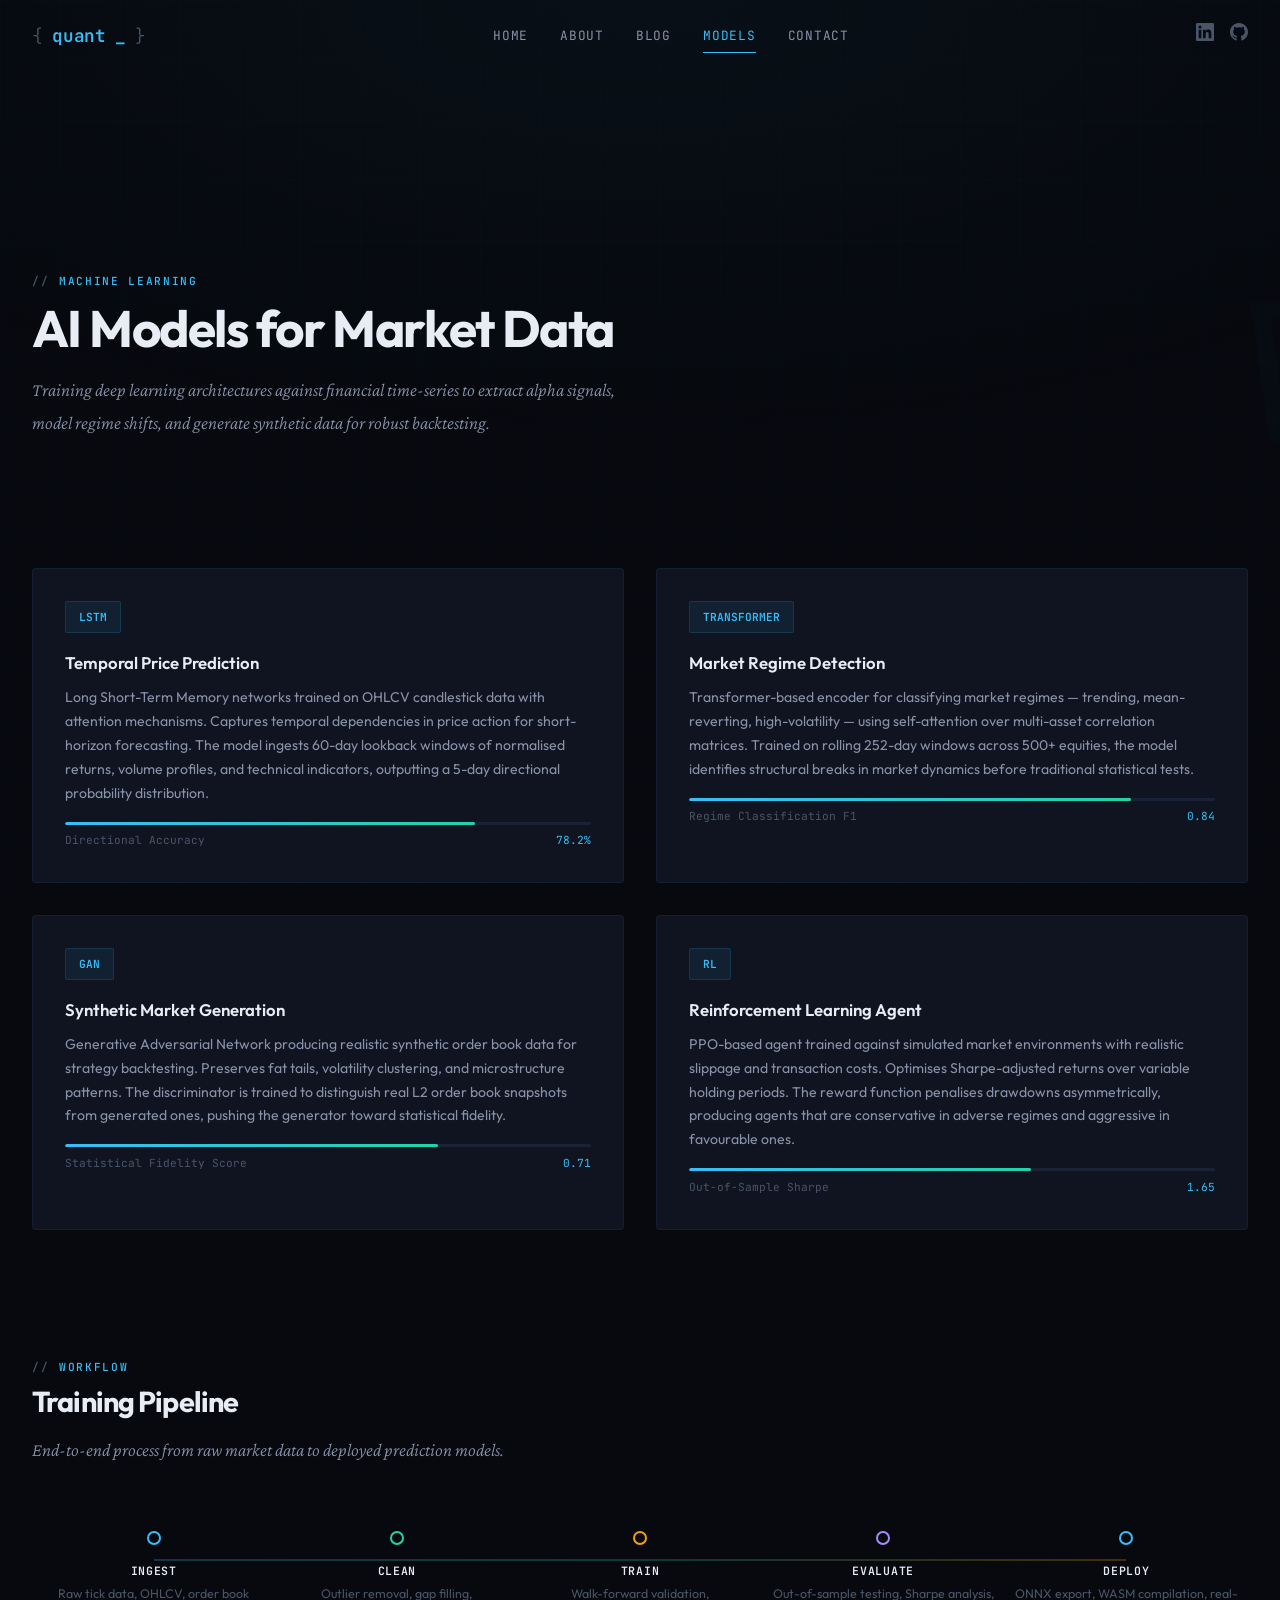
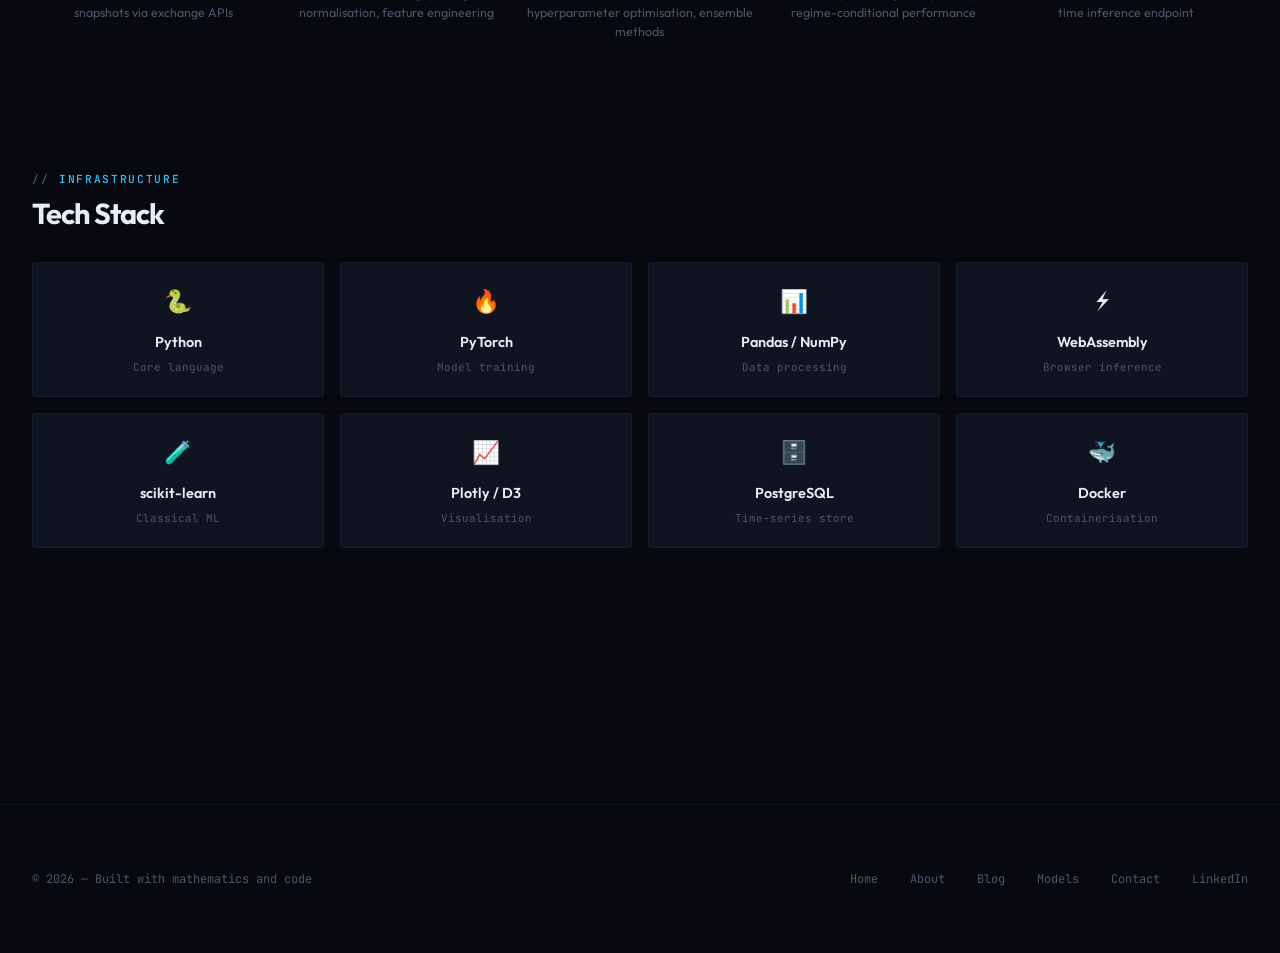
<file: models.html>
<!DOCTYPE html>
<html lang="en">
<head>
  <meta charset="UTF-8">
  <meta name="viewport" content="width=device-width, initial-scale=1.0">
  <title>AI Models — Quantitative Portfolio</title>
  <link rel="stylesheet" href="css/main.css">
  <link rel="stylesheet" href="css/models.css">
  <link rel="icon" href="data:image/svg+xml,<svg xmlns='http://www.w3.org/2000/svg' viewBox='0 0 100 100'><text y='0.9em' font-size='90'>∫</text></svg>">
</head>
<body>

  <!-- ═══ Navigation ═══ -->
  <nav class="nav">
    <div class="nav-inner">
      <a href="index.html" class="nav-logo">
        <span class="bracket">{</span> quant<span class="blink">_</span> <span class="bracket">}</span>
      </a>
      <div class="nav-links">
        <a href="index.html" class="nav-link">Home</a>
        <a href="about.html" class="nav-link">About</a>
        <a href="blog.html" class="nav-link">Blog</a>
        <a href="models.html" class="nav-link active">Models</a>
        <a href="contact.html" class="nav-link">Contact</a>
      </div>
      <div class="nav-social">
        <a href="https://linkedin.com/in/alexander-econ-jamieson" target="_blank" rel="noopener" aria-label="LinkedIn">
          <svg width="18" height="18" viewBox="0 0 24 24" fill="currentColor"><path d="M20.447 20.452h-3.554v-5.569c0-1.328-.027-3.037-1.852-3.037-1.853 0-2.136 1.445-2.136 2.939v5.667H9.351V9h3.414v1.561h.046c.477-.9 1.637-1.85 3.37-1.85 3.601 0 4.267 2.37 4.267 5.455v6.286zM5.337 7.433a2.062 2.062 0 01-2.063-2.065 2.064 2.064 0 112.063 2.065zm1.782 13.019H3.555V9h3.564v11.452zM22.225 0H1.771C.792 0 0 .774 0 1.729v20.542C0 23.227.792 24 1.771 24h20.451C23.2 24 24 23.227 24 22.271V1.729C24 .774 23.2 0 22.222 0h.003z"/></svg>
        </a>
        <a href="https://github.com/Prepin210012" target="_blank" rel="noopener" aria-label="GitHub">
          <svg width="18" height="18" viewBox="0 0 24 24" fill="currentColor"><path d="M12 0C5.374 0 0 5.373 0 12c0 5.302 3.438 9.8 8.207 11.387.599.111.793-.261.793-.577v-2.234c-3.338.726-4.033-1.416-4.033-1.416-.546-1.387-1.333-1.756-1.333-1.756-1.089-.745.083-.729.083-.729 1.205.084 1.839 1.237 1.839 1.237 1.07 1.834 2.807 1.304 3.492.997.107-.775.418-1.305.762-1.604-2.665-.305-5.467-1.334-5.467-5.931 0-1.311.469-2.381 1.236-3.221-.124-.303-.535-1.524.117-3.176 0 0 1.008-.322 3.301 1.23A11.509 11.509 0 0112 5.803c1.02.005 2.047.138 3.006.404 2.291-1.552 3.297-1.23 3.297-1.23.653 1.653.242 2.874.118 3.176.77.84 1.235 1.911 1.235 3.221 0 4.609-2.807 5.624-5.479 5.921.43.372.823 1.102.823 2.222v3.293c0 .319.192.694.801.576C20.566 21.797 24 17.3 24 12c0-6.627-5.373-12-12-12z"/></svg>
        </a>
      </div>
      <div class="nav-hamburger">
        <span></span><span></span><span></span>
      </div>
    </div>
  </nav>

  <!-- ═══ Page Header ═══ -->
  <section class="models-header">
    <div class="container">
      <div class="reveal">
        <span class="section-label">Machine Learning</span>
        <h1 class="section-title">AI Models for Market Data</h1>
        <p class="section-subtitle">Training deep learning architectures against financial time-series to extract alpha signals, model regime shifts, and generate synthetic data for robust backtesting.</p>
      </div>
      <div class="math-watermark" style="top: 5%; right: -5%;">∇</div>
    </div>
  </section>

  <!-- ═══ Model Cards ═══ -->
  <section class="section" style="padding-top: 0;">
    <div class="container">
      <div class="ai-grid stagger-children">

        <div class="card ai-card reveal">
          <div class="card-header">
            <span class="model-badge">LSTM</span>
          </div>
          <h3>Temporal Price Prediction</h3>
          <p>Long Short-Term Memory networks trained on OHLCV candlestick data with attention mechanisms. Captures temporal dependencies in price action for short-horizon forecasting. The model ingests 60-day lookback windows of normalised returns, volume profiles, and technical indicators, outputting a 5-day directional probability distribution.</p>
          <div class="metric-bar">
            <div class="fill" style="--target-width: 78%"></div>
          </div>
          <div class="metric-label">
            <span>Directional Accuracy</span>
            <span class="text-cyan">78.2%</span>
          </div>
        </div>

        <div class="card ai-card reveal">
          <div class="card-header">
            <span class="model-badge">TRANSFORMER</span>
          </div>
          <h3>Market Regime Detection</h3>
          <p>Transformer-based encoder for classifying market regimes — trending, mean-reverting, high-volatility — using self-attention over multi-asset correlation matrices. Trained on rolling 252-day windows across 500+ equities, the model identifies structural breaks in market dynamics before traditional statistical tests.</p>
          <div class="metric-bar">
            <div class="fill" style="--target-width: 84%"></div>
          </div>
          <div class="metric-label">
            <span>Regime Classification F1</span>
            <span class="text-cyan">0.84</span>
          </div>
        </div>

        <div class="card ai-card reveal">
          <div class="card-header">
            <span class="model-badge">GAN</span>
          </div>
          <h3>Synthetic Market Generation</h3>
          <p>Generative Adversarial Network producing realistic synthetic order book data for strategy backtesting. Preserves fat tails, volatility clustering, and microstructure patterns. The discriminator is trained to distinguish real L2 order book snapshots from generated ones, pushing the generator toward statistical fidelity.</p>
          <div class="metric-bar">
            <div class="fill" style="--target-width: 71%"></div>
          </div>
          <div class="metric-label">
            <span>Statistical Fidelity Score</span>
            <span class="text-cyan">0.71</span>
          </div>
        </div>

        <div class="card ai-card reveal">
          <div class="card-header">
            <span class="model-badge">RL</span>
          </div>
          <h3>Reinforcement Learning Agent</h3>
          <p>PPO-based agent trained against simulated market environments with realistic slippage and transaction costs. Optimises Sharpe-adjusted returns over variable holding periods. The reward function penalises drawdowns asymmetrically, producing agents that are conservative in adverse regimes and aggressive in favourable ones.</p>
          <div class="metric-bar">
            <div class="fill" style="--target-width: 65%"></div>
          </div>
          <div class="metric-label">
            <span>Out-of-Sample Sharpe</span>
            <span class="text-cyan">1.65</span>
          </div>
        </div>

      </div>

      <!-- ═══ Training Pipeline ═══ -->
      <div class="pipeline-section reveal">
        <span class="section-label">Workflow</span>
        <h2 class="section-title" style="font-size: 1.8rem;">Training Pipeline</h2>
        <p class="section-subtitle">End-to-end process from raw market data to deployed prediction models.</p>

        <div class="pipeline-steps stagger-children">
          <div class="pipeline-step reveal">
            <div class="step-dot"></div>
            <h4>Ingest</h4>
            <p>Raw tick data, OHLCV, order book snapshots via exchange APIs</p>
          </div>
          <div class="pipeline-step reveal">
            <div class="step-dot" style="border-color: var(--accent-green);"></div>
            <h4>Clean</h4>
            <p>Outlier removal, gap filling, normalisation, feature engineering</p>
          </div>
          <div class="pipeline-step reveal">
            <div class="step-dot" style="border-color: var(--accent-amber);"></div>
            <h4>Train</h4>
            <p>Walk-forward validation, hyperparameter optimisation, ensemble methods</p>
          </div>
          <div class="pipeline-step reveal">
            <div class="step-dot" style="border-color: var(--accent-violet);"></div>
            <h4>Evaluate</h4>
            <p>Out-of-sample testing, Sharpe analysis, regime-conditional performance</p>
          </div>
          <div class="pipeline-step reveal">
            <div class="step-dot" style="border-color: var(--accent-cyan);"></div>
            <h4>Deploy</h4>
            <p>ONNX export, WASM compilation, real-time inference endpoint</p>
          </div>
        </div>
      </div>

      <!-- ═══ Tech Stack ═══ -->
      <div class="stack-section reveal">
        <span class="section-label">Infrastructure</span>
        <h2 class="section-title" style="font-size: 1.8rem;">Tech Stack</h2>

        <div class="stack-grid stagger-children">
          <div class="card stack-item reveal">
            <span class="stack-icon">🐍</span>
            <h4>Python</h4>
            <p>Core language</p>
          </div>
          <div class="card stack-item reveal">
            <span class="stack-icon">🔥</span>
            <h4>PyTorch</h4>
            <p>Model training</p>
          </div>
          <div class="card stack-item reveal">
            <span class="stack-icon">📊</span>
            <h4>Pandas / NumPy</h4>
            <p>Data processing</p>
          </div>
          <div class="card stack-item reveal">
            <span class="stack-icon">⚡</span>
            <h4>WebAssembly</h4>
            <p>Browser inference</p>
          </div>
          <div class="card stack-item reveal">
            <span class="stack-icon">🧪</span>
            <h4>scikit-learn</h4>
            <p>Classical ML</p>
          </div>
          <div class="card stack-item reveal">
            <span class="stack-icon">📈</span>
            <h4>Plotly / D3</h4>
            <p>Visualisation</p>
          </div>
          <div class="card stack-item reveal">
            <span class="stack-icon">🗄️</span>
            <h4>PostgreSQL</h4>
            <p>Time-series store</p>
          </div>
          <div class="card stack-item reveal">
            <span class="stack-icon">🐳</span>
            <h4>Docker</h4>
            <p>Containerisation</p>
          </div>
        </div>
      </div>

    </div>
  </section>

  <!-- ═══ Footer ═══ -->
  <footer class="footer">
    <div class="container">
      <div class="footer-inner">
        <span class="footer-text">© 2026 — Built with mathematics and code</span>
        <div class="footer-links">
          <a href="index.html">Home</a>
          <a href="about.html">About</a>
          <a href="blog.html">Blog</a>
          <a href="models.html">Models</a>
          <a href="contact.html">Contact</a>
          <a href="https://linkedin.com/in/alexander-econ-jamieson" target="_blank" rel="noopener">LinkedIn</a>
        </div>
      </div>
    </div>
  </footer>

  <script src="js/main.js"></script>
</body>
</html>
</file>
<file: css/main.css>
/* ═══════════════════════════════════════════════════════════════
   DESIGN SYSTEM — Quantitative Terminal
   Dark, mathematical, financial-grade aesthetic
   ═══════════════════════════════════════════════════════════════ */

@import url('https://fonts.googleapis.com/css2?family=JetBrains+Mono:wght@300;400;500;600;700&family=Outfit:wght@200;300;400;500;600;700;800&family=Crimson+Pro:ital,wght@0,300;0,400;0,600;1,300;1,400&display=swap');

:root {
  /* Palette */
  --bg-primary:    #07090e;
  --bg-secondary:  #0c1018;
  --bg-card:       #0f1420;
  --bg-elevated:   #141a28;
  --surface:       #1a2235;
  --border:        rgba(56, 189, 248, 0.08);
  --border-hover:  rgba(56, 189, 248, 0.2);

  --text-primary:   #e8ecf4;
  --text-secondary: #8892a8;
  --text-muted:     #4a5568;

  --accent-cyan:    #38bdf8;
  --accent-green:   #22d3a7;
  --accent-amber:   #f59e0b;
  --accent-red:     #ef4444;
  --accent-violet:  #a78bfa;

  --glow-cyan:      0 0 30px rgba(56, 189, 248, 0.15);
  --glow-green:     0 0 30px rgba(34, 211, 167, 0.15);

  /* Typography */
  --font-display:  'Outfit', sans-serif;
  --font-mono:     'JetBrains Mono', monospace;
  --font-serif:    'Crimson Pro', serif;

  /* Spacing */
  --space-xs: 0.25rem;
  --space-sm: 0.5rem;
  --space-md: 1rem;
  --space-lg: 2rem;
  --space-xl: 4rem;
  --space-2xl: 8rem;

  /* Layout */
  --max-width: 1280px;
  --nav-height: 72px;

  /* Transitions */
  --ease-out-expo: cubic-bezier(0.16, 1, 0.3, 1);
  --ease-out-quart: cubic-bezier(0.25, 1, 0.5, 1);
}

/* ── Reset ─────────────────────────────────────────────────── */
*, *::before, *::after { box-sizing: border-box; margin: 0; padding: 0; }

html {
  scroll-behavior: smooth;
  font-size: 16px;
  -webkit-font-smoothing: antialiased;
  -moz-osx-font-smoothing: grayscale;
}

body {
  font-family: var(--font-display);
  background: var(--bg-primary);
  color: var(--text-primary);
  line-height: 1.7;
  overflow-x: hidden;
  min-height: 100vh;
}

a { color: inherit; text-decoration: none; }
img { max-width: 100%; display: block; }
ul, ol { list-style: none; }

::selection {
  background: rgba(56, 189, 248, 0.25);
  color: #fff;
}

/* ── Scrollbar ─────────────────────────────────────────────── */
::-webkit-scrollbar { width: 6px; }
::-webkit-scrollbar-track { background: var(--bg-primary); }
::-webkit-scrollbar-thumb {
  background: var(--surface);
  border-radius: 3px;
}
::-webkit-scrollbar-thumb:hover { background: var(--text-muted); }

/* ── Grid Background ───────────────────────────────────────── */
body::before {
  content: '';
  position: fixed;
  inset: 0;
  background:
    linear-gradient(rgba(56, 189, 248, 0.015) 1px, transparent 1px),
    linear-gradient(90deg, rgba(56, 189, 248, 0.015) 1px, transparent 1px);
  background-size: 60px 60px;
  pointer-events: none;
  z-index: 0;
}

body::after {
  content: '';
  position: fixed;
  inset: 0;
  background: radial-gradient(ellipse 80% 50% at 50% 0%, rgba(56, 189, 248, 0.04), transparent);
  pointer-events: none;
  z-index: 0;
}

/* ── Navigation ────────────────────────────────────────────── */
.nav {
  position: sticky;
  position: -webkit-sticky;
  top: 0;
  left: 0;
  right: 0;
  height: var(--nav-height);
  z-index: 1000;
  display: flex;
  align-items: center;
  justify-content: center;
  transition: background 0.4s ease, box-shadow 0.4s ease;
}

.nav.scrolled {
  background: rgba(7, 9, 14, 0.85);
  backdrop-filter: blur(20px) saturate(1.2);
  -webkit-backdrop-filter: blur(20px) saturate(1.2);
  box-shadow: 0 1px 0 var(--border);
}

.nav-inner {
  width: 100%;
  max-width: var(--max-width);
  padding: 0 var(--space-lg);
  display: flex;
  align-items: center;
  justify-content: space-between;
}

.nav-logo {
  font-family: var(--font-mono);
  font-size: 1.1rem;
  font-weight: 600;
  letter-spacing: -0.02em;
  color: var(--accent-cyan);
  display: flex;
  align-items: center;
  gap: 0.6rem;
}

.nav-logo .blink {
  animation: blink 1.2s step-end infinite;
}

@keyframes blink {
  50% { opacity: 0; }
}

.nav-logo .bracket {
  color: var(--text-muted);
  font-weight: 300;
}

.nav-links {
  display: flex;
  align-items: center;
  gap: var(--space-lg);
}

.nav-link {
  font-family: var(--font-mono);
  font-size: 0.8rem;
  font-weight: 400;
  color: var(--text-secondary);
  letter-spacing: 0.06em;
  text-transform: uppercase;
  position: relative;
  padding: 0.4rem 0;
  transition: color 0.3s ease;
}

.nav-link::after {
  content: '';
  position: absolute;
  bottom: 0;
  left: 0;
  width: 0;
  height: 1px;
  background: var(--accent-cyan);
  transition: width 0.4s var(--ease-out-expo);
}

.nav-link:hover {
  color: var(--text-primary);
}

.nav-link:hover::after {
  width: 100%;
}

.nav-link.active {
  color: var(--accent-cyan);
}

.nav-link.active::after {
  width: 100%;
}

.nav-social {
  display: flex;
  align-items: center;
  gap: var(--space-md);
}

.nav-social a {
  color: var(--text-muted);
  transition: color 0.3s ease, transform 0.3s ease;
}

.nav-social a:hover {
  color: var(--accent-cyan);
  transform: translateY(-1px);
}

/* ── Hamburger ─────────────────────────────────────────────── */
.nav-hamburger {
  display: none;
  flex-direction: column;
  gap: 5px;
  cursor: pointer;
  padding: 4px;
  z-index: 1001;
}

.nav-hamburger span {
  width: 24px;
  height: 2px;
  background: var(--text-secondary);
  transition: all 0.3s ease;
  border-radius: 1px;
}

/* ── Container / Layout ────────────────────────────────────── */
.container {
  width: 100%;
  max-width: var(--max-width);
  margin: 0 auto;
  padding: 0 var(--space-lg);
  position: relative;
  z-index: 1;
}

.section {
  padding: var(--space-2xl) 0;
}

/* ── Section Headers ───────────────────────────────────────── */
.section-label {
  font-family: var(--font-mono);
  font-size: 0.7rem;
  font-weight: 500;
  letter-spacing: 0.15em;
  text-transform: uppercase;
  color: var(--accent-cyan);
  margin-bottom: var(--space-sm);
  display: flex;
  align-items: center;
  gap: 0.6rem;
}

.section-label::before {
  content: '//';
  color: var(--text-muted);
}

.section-title {
  font-family: var(--font-display);
  font-size: clamp(2rem, 4vw, 3.2rem);
  font-weight: 700;
  letter-spacing: -0.03em;
  line-height: 1.15;
  margin-bottom: var(--space-md);
}

.section-subtitle {
  font-family: var(--font-serif);
  font-size: 1.15rem;
  font-weight: 300;
  color: var(--text-secondary);
  max-width: 600px;
  line-height: 1.8;
  font-style: italic;
}

/* ── Buttons ───────────────────────────────────────────────── */
.btn {
  display: inline-flex;
  align-items: center;
  gap: 0.6rem;
  font-family: var(--font-mono);
  font-size: 0.8rem;
  font-weight: 500;
  letter-spacing: 0.04em;
  padding: 0.85rem 1.8rem;
  border: 1px solid var(--border);
  border-radius: 2px;
  cursor: pointer;
  transition: all 0.35s var(--ease-out-expo);
  background: transparent;
  color: var(--text-primary);
  text-transform: uppercase;
}

.btn:hover {
  border-color: var(--accent-cyan);
  box-shadow: var(--glow-cyan);
  color: var(--accent-cyan);
  transform: translateY(-1px);
}

.btn-primary {
  background: var(--accent-cyan);
  color: var(--bg-primary);
  border-color: var(--accent-cyan);
}

.btn-primary:hover {
  background: #5bcefa;
  color: var(--bg-primary);
  box-shadow: var(--glow-cyan);
}

/* ── Cards ─────────────────────────────────────────────────── */
.card {
  background: var(--bg-card);
  border: 1px solid var(--border);
  border-radius: 4px;
  padding: var(--space-lg);
  transition: all 0.4s var(--ease-out-expo);
  position: relative;
  overflow: hidden;
}

.card::before {
  content: '';
  position: absolute;
  top: 0;
  left: 0;
  right: 0;
  height: 1px;
  background: linear-gradient(90deg, transparent, var(--accent-cyan), transparent);
  opacity: 0;
  transition: opacity 0.4s ease;
}

.card:hover {
  border-color: var(--border-hover);
  transform: translateY(-2px);
  box-shadow: 0 8px 40px rgba(0,0,0,0.3);
}

.card:hover::before {
  opacity: 1;
}

/* ── Tags ──────────────────────────────────────────────────── */
.tag {
  display: inline-block;
  font-family: var(--font-mono);
  font-size: 0.65rem;
  font-weight: 500;
  letter-spacing: 0.08em;
  text-transform: uppercase;
  padding: 0.3rem 0.7rem;
  border: 1px solid var(--border);
  border-radius: 2px;
  color: var(--text-secondary);
  transition: all 0.3s ease;
}

.tag.cyan  { border-color: rgba(56, 189, 248, 0.3); color: var(--accent-cyan); }
.tag.green { border-color: rgba(34, 211, 167, 0.3); color: var(--accent-green); }
.tag.amber { border-color: rgba(245, 158, 11, 0.3); color: var(--accent-amber); }
.tag.violet { border-color: rgba(167, 139, 250, 0.3); color: var(--accent-violet); }

/* ── Scroll Animations ─────────────────────────────────────── */
.reveal {
  opacity: 0;
  transform: translateY(30px);
  transition: opacity 0.8s var(--ease-out-expo), transform 0.8s var(--ease-out-expo);
}

.reveal.visible {
  opacity: 1;
  transform: translateY(0);
}

.reveal-left {
  opacity: 0;
  transform: translateX(-40px);
  transition: opacity 0.8s var(--ease-out-expo), transform 0.8s var(--ease-out-expo);
}

.reveal-left.visible {
  opacity: 1;
  transform: translateX(0);
}

.reveal-right {
  opacity: 0;
  transform: translateX(40px);
  transition: opacity 0.8s var(--ease-out-expo), transform 0.8s var(--ease-out-expo);
}

.reveal-right.visible {
  opacity: 1;
  transform: translateX(0);
}

.reveal-scale {
  opacity: 0;
  transform: scale(0.92);
  transition: opacity 0.8s var(--ease-out-expo), transform 0.8s var(--ease-out-expo);
}

.reveal-scale.visible {
  opacity: 1;
  transform: scale(1);
}

/* stagger children */
.stagger-children .reveal:nth-child(1) { transition-delay: 0.05s; }
.stagger-children .reveal:nth-child(2) { transition-delay: 0.12s; }
.stagger-children .reveal:nth-child(3) { transition-delay: 0.19s; }
.stagger-children .reveal:nth-child(4) { transition-delay: 0.26s; }
.stagger-children .reveal:nth-child(5) { transition-delay: 0.33s; }
.stagger-children .reveal:nth-child(6) { transition-delay: 0.40s; }

/* ── Footer ────────────────────────────────────────────────── */
.footer {
  border-top: 1px solid var(--border);
  padding: var(--space-xl) 0;
  margin-top: var(--space-2xl);
  position: relative;
  z-index: 1;
}

.footer-inner {
  display: flex;
  justify-content: space-between;
  align-items: center;
  flex-wrap: wrap;
  gap: var(--space-md);
}

.footer-text {
  font-family: var(--font-mono);
  font-size: 0.75rem;
  color: var(--text-muted);
}

.footer-links {
  display: flex;
  gap: var(--space-lg);
}

.footer-links a {
  font-family: var(--font-mono);
  font-size: 0.75rem;
  color: var(--text-muted);
  transition: color 0.3s ease;
}

.footer-links a:hover {
  color: var(--accent-cyan);
}

/* ── Math Decoration ───────────────────────────────────────── */
.math-watermark {
  position: absolute;
  font-family: var(--font-serif);
  font-size: clamp(6rem, 15vw, 14rem);
  font-weight: 300;
  font-style: italic;
  color: rgba(56, 189, 248, 0.02);
  pointer-events: none;
  user-select: none;
  z-index: 0;
  line-height: 1;
}

/* ── Utility ───────────────────────────────────────────────── */
.text-cyan { color: var(--accent-cyan); }
.text-green { color: var(--accent-green); }
.text-amber { color: var(--accent-amber); }
.text-muted { color: var(--text-muted); }
.font-mono { font-family: var(--font-mono); }
.font-serif { font-family: var(--font-serif); }

/* ── Responsive ────────────────────────────────────────────── */
@media (max-width: 768px) {
  :root {
    --nav-height: 64px;
  }

  .nav-links, .nav-social {
    display: none;
  }

  .nav-hamburger {
    display: flex;
  }

  .nav-links.mobile-open {
    display: flex;
    flex-direction: column;
    position: fixed;
    top: 0;
    left: 0;
    right: 0;
    bottom: 0;
    background: rgba(7, 9, 14, 0.97);
    backdrop-filter: blur(20px);
    justify-content: center;
    align-items: center;
    gap: var(--space-xl);
    z-index: 999;
  }

  .nav-links.mobile-open .nav-link {
    font-size: 1.1rem;
  }

  .section {
    padding: var(--space-xl) 0;
  }

  .container {
    padding: 0 var(--space-md);
  }
}
</file>
<file: css/about.css>
/* ═══════════════════════════════════════════════════════════════
   ABOUT PAGE STYLES
   ═══════════════════════════════════════════════════════════════ */

/* ── Page Header ───────────────────────────────────────────── */
.page-header {
  padding-top: calc(var(--nav-height) + var(--space-2xl));
  padding-bottom: var(--space-xl);
  position: relative;
}

.page-header .math-watermark {
  top: 10%;
  right: -5%;
}

/* ── Profile Section ───────────────────────────────────────── */
.profile-section {
  display: grid;
  grid-template-columns: 320px 1fr;
  gap: var(--space-2xl);
  align-items: start;
}

.profile-card {
  position: sticky;
  top: calc(var(--nav-height) + var(--space-lg));
}

.profile-image-wrapper {
  width: 100%;
  aspect-ratio: 1;
  border-radius: 6px;
  overflow: hidden;
  border: 1px solid var(--border);
  position: relative;
  background: var(--bg-card);
  margin-bottom: var(--space-lg);
}

.profile-image-wrapper .placeholder-icon {
  position: absolute;
  inset: 0;
  display: flex;
  flex-direction: column;
  align-items: center;
  justify-content: center;
  gap: 0.8rem;
  color: var(--text-muted);
}

.profile-image-wrapper .placeholder-icon svg {
  width: 48px;
  height: 48px;
  opacity: 0.4;
}

.profile-image-wrapper .placeholder-icon span {
  font-family: var(--font-mono);
  font-size: 0.7rem;
  letter-spacing: 0.1em;
  text-transform: uppercase;
}

.profile-image-wrapper img {
  width: 100%;
  height: 100%;
  object-fit: cover;
}

.profile-image-wrapper::after {
  content: '';
  position: absolute;
  inset: 0;
  border-radius: 6px;
  border: 1px solid rgba(56, 189, 248, 0.05);
  pointer-events: none;
}

.profile-name {
  font-family: var(--font-display);
  font-size: 1.6rem;
  font-weight: 700;
  letter-spacing: -0.02em;
  margin-bottom: 0.3rem;
}

.profile-role {
  font-family: var(--font-mono);
  font-size: 0.8rem;
  color: var(--accent-cyan);
  margin-bottom: var(--space-md);
}

.profile-meta {
  border-top: 1px solid var(--border);
  padding-top: var(--space-md);
}

.profile-meta-item {
  display: flex;
  justify-content: space-between;
  padding: 0.5rem 0;
  font-size: 0.85rem;
}

.profile-meta-item .label {
  font-family: var(--font-mono);
  font-size: 0.72rem;
  color: var(--text-muted);
  text-transform: uppercase;
  letter-spacing: 0.08em;
}

.profile-meta-item .value {
  color: var(--text-secondary);
  font-weight: 500;
}

.profile-socials {
  margin-top: var(--space-lg);
  display: flex;
  flex-direction: column;
  gap: 0.6rem;
}

.profile-social-link {
  display: flex;
  align-items: center;
  gap: 0.7rem;
  font-family: var(--font-mono);
  font-size: 0.78rem;
  color: var(--text-secondary);
  padding: 0.6rem 0.9rem;
  border: 1px solid var(--border);
  border-radius: 3px;
  transition: all 0.3s ease;
}

.profile-social-link:hover {
  border-color: var(--accent-cyan);
  color: var(--accent-cyan);
  background: rgba(56, 189, 248, 0.04);
}

.profile-social-link svg {
  width: 16px;
  height: 16px;
  flex-shrink: 0;
}

/* ── About Content ─────────────────────────────────────────── */
.about-content {
  padding-top: 0.5rem;
}

.about-content .about-text {
  font-family: var(--font-serif);
  font-size: 1.15rem;
  font-weight: 300;
  line-height: 1.95;
  color: var(--text-secondary);
  margin-bottom: var(--space-xl);
}

.about-content .about-text strong {
  color: var(--text-primary);
  font-weight: 600;
}

/* ── Modules Section ───────────────────────────────────────── */
.modules-section {
  margin-top: var(--space-xl);
}

.modules-grid {
  display: grid;
  grid-template-columns: repeat(2, 1fr);
  gap: var(--space-md);
  margin-top: var(--space-lg);
}

.module-card {
  padding: 1.3rem 1.5rem;
  cursor: default;
}

.module-card .module-code {
  font-family: var(--font-mono);
  font-size: 0.65rem;
  font-weight: 600;
  letter-spacing: 0.1em;
  text-transform: uppercase;
  color: var(--accent-cyan);
  margin-bottom: 0.4rem;
}

.module-card h4 {
  font-family: var(--font-display);
  font-size: 0.95rem;
  font-weight: 600;
  margin-bottom: 0.3rem;
}

.module-card .module-desc {
  font-size: 0.82rem;
  color: var(--text-secondary);
  line-height: 1.6;
}

.module-card .module-tags {
  margin-top: 0.7rem;
  display: flex;
  flex-wrap: wrap;
  gap: 0.3rem;
}

/* ── Timeline ──────────────────────────────────────────────── */
.timeline-section {
  margin-top: var(--space-2xl);
}

.timeline {
  margin-top: var(--space-lg);
  position: relative;
  padding-left: 2rem;
}

.timeline::before {
  content: '';
  position: absolute;
  left: 0;
  top: 0;
  bottom: 0;
  width: 1px;
  background: linear-gradient(to bottom, var(--accent-cyan), var(--border), transparent);
}

.timeline-item {
  position: relative;
  padding-bottom: var(--space-xl);
}

.timeline-item::before {
  content: '';
  position: absolute;
  left: -2rem;
  top: 0.35rem;
  width: 9px;
  height: 9px;
  border-radius: 50%;
  border: 2px solid var(--accent-cyan);
  background: var(--bg-primary);
  transform: translateX(-4px);
}

.timeline-item .timeline-date {
  font-family: var(--font-mono);
  font-size: 0.72rem;
  color: var(--text-muted);
  letter-spacing: 0.06em;
  margin-bottom: 0.3rem;
}

.timeline-item h4 {
  font-family: var(--font-display);
  font-size: 1.05rem;
  font-weight: 600;
  margin-bottom: 0.4rem;
}

.timeline-item p {
  font-size: 0.88rem;
  color: var(--text-secondary);
  line-height: 1.7;
}

/* ── Chess Section ─────────────────────────────────────────── */
.chess-section {
  margin-top: var(--space-2xl);
  padding: var(--space-xl);
  background: var(--bg-card);
  border: 1px solid var(--border);
  border-radius: 4px;
}

.chess-grid {
  display: grid;
  grid-template-columns: 200px 1fr;
  gap: var(--space-xl);
  margin-top: var(--space-lg);
  align-items: center;
}

.chess-board-mini {
  aspect-ratio: 1;
  display: grid;
  grid-template-columns: repeat(8, 1fr);
  grid-template-rows: repeat(8, 1fr);
  border: 1px solid var(--border);
  border-radius: 2px;
  overflow: hidden;
}

.chess-board-mini .sq {
  display: flex;
  align-items: center;
  justify-content: center;
  font-size: 0.8rem;
}

.chess-board-mini .sq.light {
  background: rgba(56, 189, 248, 0.06);
}

.chess-board-mini .sq.dark {
  background: rgba(56, 189, 248, 0.12);
}

.chess-stats {
  display: grid;
  grid-template-columns: repeat(3, 1fr);
  gap: var(--space-md);
}

.chess-stat {
  text-align: center;
}

.chess-stat .chess-stat-value {
  font-family: var(--font-mono);
  font-size: 1.8rem;
  font-weight: 700;
  color: var(--accent-cyan);
}

.chess-stat .chess-stat-label {
  font-family: var(--font-mono);
  font-size: 0.7rem;
  color: var(--text-muted);
  text-transform: uppercase;
  letter-spacing: 0.08em;
  margin-top: 0.2rem;
}

/* ── Responsive ────────────────────────────────────────────── */
@media (max-width: 1024px) {
  .profile-section {
    grid-template-columns: 260px 1fr;
    gap: var(--space-xl);
  }
}

@media (max-width: 768px) {
  .profile-section {
    grid-template-columns: 1fr;
  }

  .profile-card {
    position: static;
    max-width: 320px;
    margin: 0 auto;
    text-align: center;
  }

  .profile-meta-item {
    justify-content: center;
    gap: var(--space-md);
  }

  .profile-socials {
    flex-direction: row;
    flex-wrap: wrap;
    justify-content: center;
  }

  .modules-grid {
    grid-template-columns: 1fr;
  }

  .chess-grid {
    grid-template-columns: 1fr;
    justify-items: center;
  }
}
</file>
<file: css/blog.css>
/* ═══════════════════════════════════════════════════════════════
   BLOG PAGE STYLES
   ═══════════════════════════════════════════════════════════════ */

.blog-header {
  padding-top: calc(var(--nav-height) + var(--space-2xl));
  padding-bottom: var(--space-xl);
}

.blog-filters {
  display: flex;
  gap: 0.6rem;
  flex-wrap: wrap;
  margin-top: var(--space-lg);
}

.filter-btn {
  font-family: var(--font-mono);
  font-size: 0.72rem;
  font-weight: 500;
  letter-spacing: 0.06em;
  text-transform: uppercase;
  padding: 0.5rem 1.1rem;
  border: 1px solid var(--border);
  border-radius: 2px;
  background: transparent;
  color: var(--text-secondary);
  cursor: pointer;
  transition: all 0.3s ease;
}

.filter-btn:hover {
  border-color: var(--accent-cyan);
  color: var(--text-primary);
}

.filter-btn.active {
  background: rgba(56, 189, 248, 0.08);
  border-color: var(--accent-cyan);
  color: var(--accent-cyan);
}

/* ── Blog Grid ─────────────────────────────────────────────── */
.blog-grid {
  display: grid;
  grid-template-columns: 1fr 1fr;
  gap: var(--space-lg);
  margin-top: var(--space-xl);
}

.blog-card {
  display: flex;
  flex-direction: column;
}

.blog-card .card {
  flex: 1;
  display: flex;
  flex-direction: column;
}

.blog-card-image {
  width: 100%;
  height: 200px;
  background: var(--surface);
  border-bottom: 1px solid var(--border);
  margin: calc(var(--space-lg) * -1);
  margin-bottom: var(--space-lg);
  width: calc(100% + var(--space-lg) * 2);
  display: flex;
  align-items: center;
  justify-content: center;
  position: relative;
  overflow: hidden;
}

.blog-card-image .pattern {
  position: absolute;
  inset: 0;
  opacity: 0.15;
}

.blog-card-image .icon {
  font-size: 2rem;
  z-index: 1;
  position: relative;
}

.blog-card .blog-meta {
  display: flex;
  align-items: center;
  gap: var(--space-md);
  margin-bottom: var(--space-sm);
}

.blog-card .blog-date {
  font-family: var(--font-mono);
  font-size: 0.7rem;
  color: var(--text-muted);
  letter-spacing: 0.06em;
}

.blog-card .blog-read-time {
  font-family: var(--font-mono);
  font-size: 0.7rem;
  color: var(--text-muted);
}

.blog-card h3 {
  font-family: var(--font-display);
  font-size: 1.15rem;
  font-weight: 600;
  letter-spacing: -0.01em;
  margin-bottom: 0.5rem;
  line-height: 1.4;
  transition: color 0.3s ease;
}

.blog-card:hover h3 {
  color: var(--accent-cyan);
}

.blog-card .blog-excerpt {
  font-family: var(--font-serif);
  font-size: 0.92rem;
  color: var(--text-secondary);
  line-height: 1.75;
  flex: 1;
}

.blog-card .blog-tags {
  display: flex;
  flex-wrap: wrap;
  gap: 0.4rem;
  margin-top: var(--space-md);
}

.blog-card .read-more {
  font-family: var(--font-mono);
  font-size: 0.75rem;
  color: var(--accent-cyan);
  margin-top: var(--space-md);
  display: flex;
  align-items: center;
  gap: 0.4rem;
  transition: gap 0.3s ease;
}

.blog-card:hover .read-more {
  gap: 0.8rem;
}

/* ── Featured Post ─────────────────────────────────────────── */
.blog-featured {
  grid-column: 1 / -1;
}

.blog-featured .card {
  display: grid;
  grid-template-columns: 1fr 1fr;
  gap: var(--space-xl);
}

.blog-featured .blog-card-image {
  width: 100%;
  height: 100%;
  min-height: 300px;
  margin: 0;
  border-radius: 3px;
  border-bottom: none;
}

.blog-featured .featured-badge {
  font-family: var(--font-mono);
  font-size: 0.65rem;
  font-weight: 600;
  letter-spacing: 0.12em;
  text-transform: uppercase;
  color: var(--accent-amber);
  margin-bottom: var(--space-sm);
  display: flex;
  align-items: center;
  gap: 0.5rem;
}

.blog-featured .featured-badge::before {
  content: '★';
}

.blog-featured h3 {
  font-size: 1.5rem;
}

/* ── Newsletter ────────────────────────────────────────────── */
.newsletter-section {
  margin-top: var(--space-2xl);
  padding: var(--space-xl);
  background: var(--bg-card);
  border: 1px solid var(--border);
  border-radius: 4px;
  text-align: center;
}

.newsletter-section .section-label {
  justify-content: center;
}

.newsletter-section .section-subtitle {
  margin: var(--space-sm) auto var(--space-lg);
}

.newsletter-form {
  display: flex;
  gap: var(--space-sm);
  max-width: 480px;
  margin: 0 auto;
}

.newsletter-form input {
  flex: 1;
  padding: 0.85rem 1.2rem;
  font-family: var(--font-mono);
  font-size: 0.82rem;
  background: var(--bg-primary);
  border: 1px solid var(--border);
  border-radius: 2px;
  color: var(--text-primary);
  outline: none;
  transition: border-color 0.3s ease;
}

.newsletter-form input::placeholder {
  color: var(--text-muted);
}

.newsletter-form input:focus {
  border-color: var(--accent-cyan);
}

/* ── Responsive ────────────────────────────────────────────── */
@media (max-width: 768px) {
  .blog-grid {
    grid-template-columns: 1fr;
  }

  .blog-featured .card {
    grid-template-columns: 1fr;
  }

  .blog-featured .blog-card-image {
    min-height: 200px;
  }

  .newsletter-form {
    flex-direction: column;
  }
}
</file>
<file: css/contact.css>
/* ═══════════════════════════════════════════════════════════════
   CONTACT PAGE STYLES
   ═══════════════════════════════════════════════════════════════ */

.contact-header {
  padding-top: calc(var(--nav-height) + var(--space-2xl));
  padding-bottom: var(--space-xl);
  position: relative;
}

/* ── Contact Grid ──────────────────────────────────────────── */
.contact-grid {
  display: grid;
  grid-template-columns: 1fr 1fr;
  gap: var(--space-2xl);
  margin-top: var(--space-xl);
  align-items: start;
}

/* ── Contact Info ──────────────────────────────────────────── */
.contact-info h3 {
  font-family: var(--font-display);
  font-size: 1.5rem;
  font-weight: 700;
  letter-spacing: -0.02em;
  margin-bottom: var(--space-md);
}

.contact-info .intro-text {
  font-family: var(--font-serif);
  font-size: 1.1rem;
  font-weight: 300;
  font-style: italic;
  color: var(--text-secondary);
  line-height: 1.85;
  margin-bottom: var(--space-xl);
}

.contact-channels {
  display: flex;
  flex-direction: column;
  gap: var(--space-md);
}

.contact-channel {
  display: flex;
  align-items: center;
  gap: var(--space-md);
  padding: 1.2rem 1.5rem;
  transition: all 0.35s var(--ease-out-expo);
}

.contact-channel:hover {
  transform: translateX(4px);
}

.contact-channel .channel-icon {
  width: 44px;
  height: 44px;
  border-radius: 4px;
  background: rgba(56, 189, 248, 0.06);
  border: 1px solid rgba(56, 189, 248, 0.1);
  display: flex;
  align-items: center;
  justify-content: center;
  flex-shrink: 0;
  color: var(--accent-cyan);
}

.contact-channel .channel-icon svg {
  width: 20px;
  height: 20px;
}

.contact-channel .channel-icon.green {
  background: rgba(34, 211, 167, 0.06);
  border-color: rgba(34, 211, 167, 0.1);
  color: var(--accent-green);
}

.contact-channel .channel-icon.amber {
  background: rgba(245, 158, 11, 0.06);
  border-color: rgba(245, 158, 11, 0.1);
  color: var(--accent-amber);
}

.contact-channel .channel-icon.violet {
  background: rgba(167, 139, 250, 0.06);
  border-color: rgba(167, 139, 250, 0.1);
  color: var(--accent-violet);
}

.contact-channel .channel-details h4 {
  font-family: var(--font-display);
  font-size: 0.95rem;
  font-weight: 600;
  margin-bottom: 0.15rem;
}

.contact-channel .channel-details p {
  font-family: var(--font-mono);
  font-size: 0.75rem;
  color: var(--text-muted);

}

.contact-channel .channel-details a {
  font-family: var(--font-mono);
  font-size: 0.75rem;
  color: var(--text-muted);

}

/* ── Contact Form ──────────────────────────────────────────── */
.contact-form-wrap {
  padding: var(--space-xl);
}

.contact-form-wrap h3 {
  font-family: var(--font-display);
  font-size: 1.2rem;
  font-weight: 600;
  margin-bottom: var(--space-lg);
}

.form-group {
  margin-bottom: var(--space-md);
}

.form-group label {
  display: block;
  font-family: var(--font-mono);
  font-size: 0.72rem;
  font-weight: 500;
  letter-spacing: 0.08em;
  text-transform: uppercase;
  color: var(--text-muted);
  margin-bottom: 0.4rem;
}

.form-group input,
.form-group textarea,
.form-group select {
  width: 100%;
  padding: 0.85rem 1rem;
  font-family: var(--font-display);
  font-size: 0.9rem;
  background: var(--bg-primary);
  border: 1px solid var(--border);
  border-radius: 2px;
  color: var(--text-primary);
  outline: none;
  transition: border-color 0.3s ease, box-shadow 0.3s ease;
}

.form-group input::placeholder,
.form-group textarea::placeholder {
  color: var(--text-muted);
}

.form-group input:focus,
.form-group textarea:focus,
.form-group select:focus {
  border-color: var(--accent-cyan);
  box-shadow: 0 0 0 3px rgba(56, 189, 248, 0.06);
}

.form-group textarea {
  min-height: 140px;
  resize: vertical;
  line-height: 1.7;
}

.form-group select {
  appearance: none;
  background-image: url("data:image/svg+xml,%3Csvg xmlns='http://www.w3.org/2000/svg' width='12' height='12' viewBox='0 0 24 24' fill='none' stroke='%234a5568' stroke-width='2'%3E%3Cpath d='M6 9l6 6 6-6'/%3E%3C/svg%3E");
  background-repeat: no-repeat;
  background-position: right 1rem center;
  cursor: pointer;
}

.form-group select option {
  background: var(--bg-card);
  color: var(--text-primary);
}

.form-row {
  display: grid;
  grid-template-columns: 1fr 1fr;
  gap: var(--space-md);
}

.form-submit {
  margin-top: var(--space-lg);
}

/* ── Availability Banner ───────────────────────────────────── */
.availability-banner {
  margin-top: var(--space-2xl);
  padding: var(--space-xl);
  text-align: center;
  background: linear-gradient(135deg, rgba(56, 189, 248, 0.04), rgba(34, 211, 167, 0.04));
  border: 1px solid var(--border);
  border-radius: 4px;
  position: relative;
  overflow: hidden;
}

.availability-banner::before {
  content: '';
  position: absolute;
  top: 0;
  left: 0;
  right: 0;
  height: 1px;
  background: linear-gradient(90deg, transparent, var(--accent-cyan), var(--accent-green), transparent);
}

.availability-dot {
  width: 10px;
  height: 10px;
  border-radius: 50%;
  background: var(--accent-green);
  display: inline-block;
  margin-right: 0.5rem;
  animation: pulse-dot 2s ease-in-out infinite;
  vertical-align: middle;
}

@keyframes pulse-dot {

  0%,
  100% {
    opacity: 1;
    box-shadow: 0 0 0 0 rgba(34, 211, 167, 0.4);
  }

  50% {
    opacity: 0.7;
    box-shadow: 0 0 0 6px rgba(34, 211, 167, 0);
  }
}

.availability-banner h3 {
  font-family: var(--font-display);
  font-size: 1.3rem;
  font-weight: 600;
  margin-bottom: 0.4rem;
}

.availability-banner p {
  font-family: var(--font-serif);
  font-size: 1rem;
  font-style: italic;
  color: var(--text-secondary);
  max-width: 500px;
  margin: 0 auto;
}

/* ── Responsive ────────────────────────────────────────────── */
@media (max-width: 768px) {
  .contact-grid {
    grid-template-columns: 1fr;
  }

  .form-row {
    grid-template-columns: 1fr;
  }
}
</file>
<file: css/models.css>
/* ═══════════════════════════════════════════════════════════════
   MODELS PAGE STYLES
   ═══════════════════════════════════════════════════════════════ */

.models-header {
  padding-top: calc(var(--nav-height) + var(--space-2xl));
  padding-bottom: var(--space-xl);
  position: relative;
}

/* ── AI Grid ───────────────────────────────────────────────── */
.ai-grid {
  display: grid;
  grid-template-columns: repeat(2, 1fr);
  gap: var(--space-lg);
  margin-top: var(--space-xl);
}

.ai-card {
  padding: var(--space-lg);
}

.ai-card .card-header {
  display: flex;
  align-items: center;
  gap: var(--space-md);
  margin-bottom: var(--space-md);
}

.ai-card .card-header .model-badge {
  font-family: var(--font-mono);
  font-size: 0.7rem;
  font-weight: 600;
  padding: 0.35rem 0.8rem;
  border-radius: 2px;
  background: rgba(56, 189, 248, 0.08);
  color: var(--accent-cyan);
  border: 1px solid rgba(56, 189, 248, 0.15);
}

.ai-card h3 {
  font-family: var(--font-display);
  font-weight: 600;
  font-size: 1.05rem;
  margin-bottom: 0.5rem;
}

.ai-card p {
  color: var(--text-secondary);
  font-size: 0.88rem;
  line-height: 1.7;
}

.ai-card .metric-bar {
  margin-top: var(--space-md);
  height: 3px;
  background: var(--surface);
  border-radius: 2px;
  overflow: hidden;
}

.ai-card .metric-bar .fill {
  height: 100%;
  border-radius: 2px;
  background: linear-gradient(90deg, var(--accent-cyan), var(--accent-green));
  transition: width 1.2s var(--ease-out-expo);
  width: 0;
}

.ai-card .metric-bar .fill.animated {
  width: var(--target-width);
}

.ai-card .metric-label {
  font-family: var(--font-mono);
  font-size: 0.7rem;
  color: var(--text-muted);
  margin-top: 0.4rem;
  display: flex;
  justify-content: space-between;
}

/* ── Pipeline Diagram ──────────────────────────────────────── */
.pipeline-section {
  margin-top: var(--space-2xl);
}

.pipeline-steps {
  display: grid;
  grid-template-columns: repeat(5, 1fr);
  gap: 0;
  margin-top: var(--space-xl);
  position: relative;
}

.pipeline-steps::before {
  content: '';
  position: absolute;
  top: 28px;
  left: 10%;
  right: 10%;
  height: 2px;
  background: linear-gradient(90deg, var(--accent-cyan), var(--accent-green), var(--accent-amber));
  opacity: 0.25;
}

.pipeline-step {
  text-align: center;
  position: relative;
  z-index: 1;
}

.pipeline-step .step-dot {
  width: 14px;
  height: 14px;
  border-radius: 50%;
  border: 2px solid var(--accent-cyan);
  background: var(--bg-primary);
  margin: 0 auto 1rem;
  position: relative;
}

.pipeline-step .step-dot::after {
  content: '';
  position: absolute;
  inset: 2px;
  border-radius: 50%;
  background: var(--accent-cyan);
  opacity: 0;
  transition: opacity 0.3s ease;
}

.pipeline-step:hover .step-dot::after {
  opacity: 1;
}

.pipeline-step h4 {
  font-family: var(--font-mono);
  font-size: 0.72rem;
  font-weight: 600;
  letter-spacing: 0.06em;
  text-transform: uppercase;
  color: var(--text-primary);
  margin-bottom: 0.3rem;
}

.pipeline-step p {
  font-size: 0.78rem;
  color: var(--text-muted);
  line-height: 1.5;
  padding: 0 0.5rem;
}

/* ── Tech Stack ────────────────────────────────────────────── */
.stack-section {
  margin-top: var(--space-2xl);
}

.stack-grid {
  display: grid;
  grid-template-columns: repeat(4, 1fr);
  gap: var(--space-md);
  margin-top: var(--space-lg);
}

.stack-item {
  padding: 1.2rem;
  text-align: center;
  cursor: default;
}

.stack-item .stack-icon {
  font-family: var(--font-mono);
  font-size: 1.4rem;
  margin-bottom: 0.6rem;
  display: block;
}

.stack-item h4 {
  font-family: var(--font-display);
  font-size: 0.9rem;
  font-weight: 600;
  margin-bottom: 0.25rem;
}

.stack-item p {
  font-family: var(--font-mono);
  font-size: 0.68rem;
  color: var(--text-muted);
}

/* ── Responsive ────────────────────────────────────────────── */
@media (max-width: 1024px) {
  .pipeline-steps {
    grid-template-columns: repeat(3, 1fr);
    gap: var(--space-md);
  }
  .pipeline-steps::before { display: none; }
  .stack-grid { grid-template-columns: repeat(3, 1fr); }
}

@media (max-width: 768px) {
  .ai-grid { grid-template-columns: 1fr; }
  .pipeline-steps { grid-template-columns: 1fr; gap: var(--space-lg); }
  .stack-grid { grid-template-columns: repeat(2, 1fr); }
}
</file>
